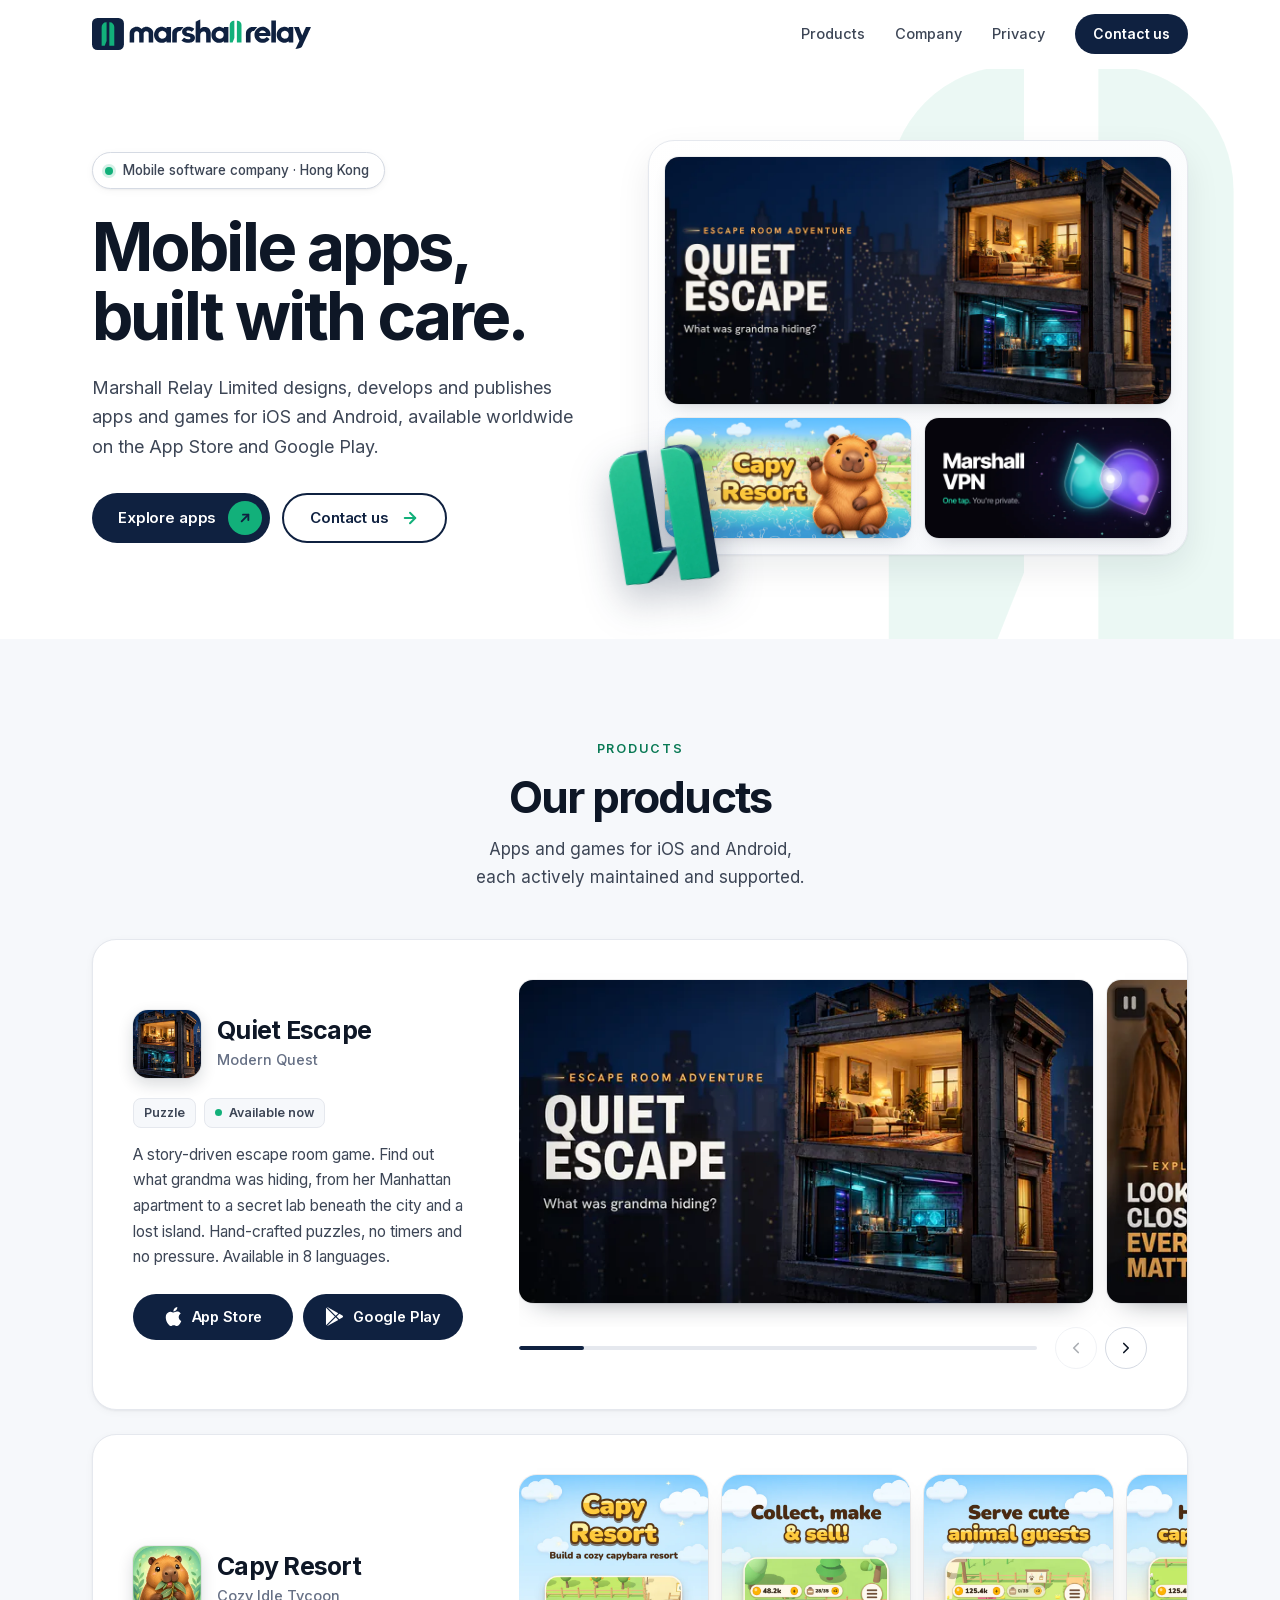
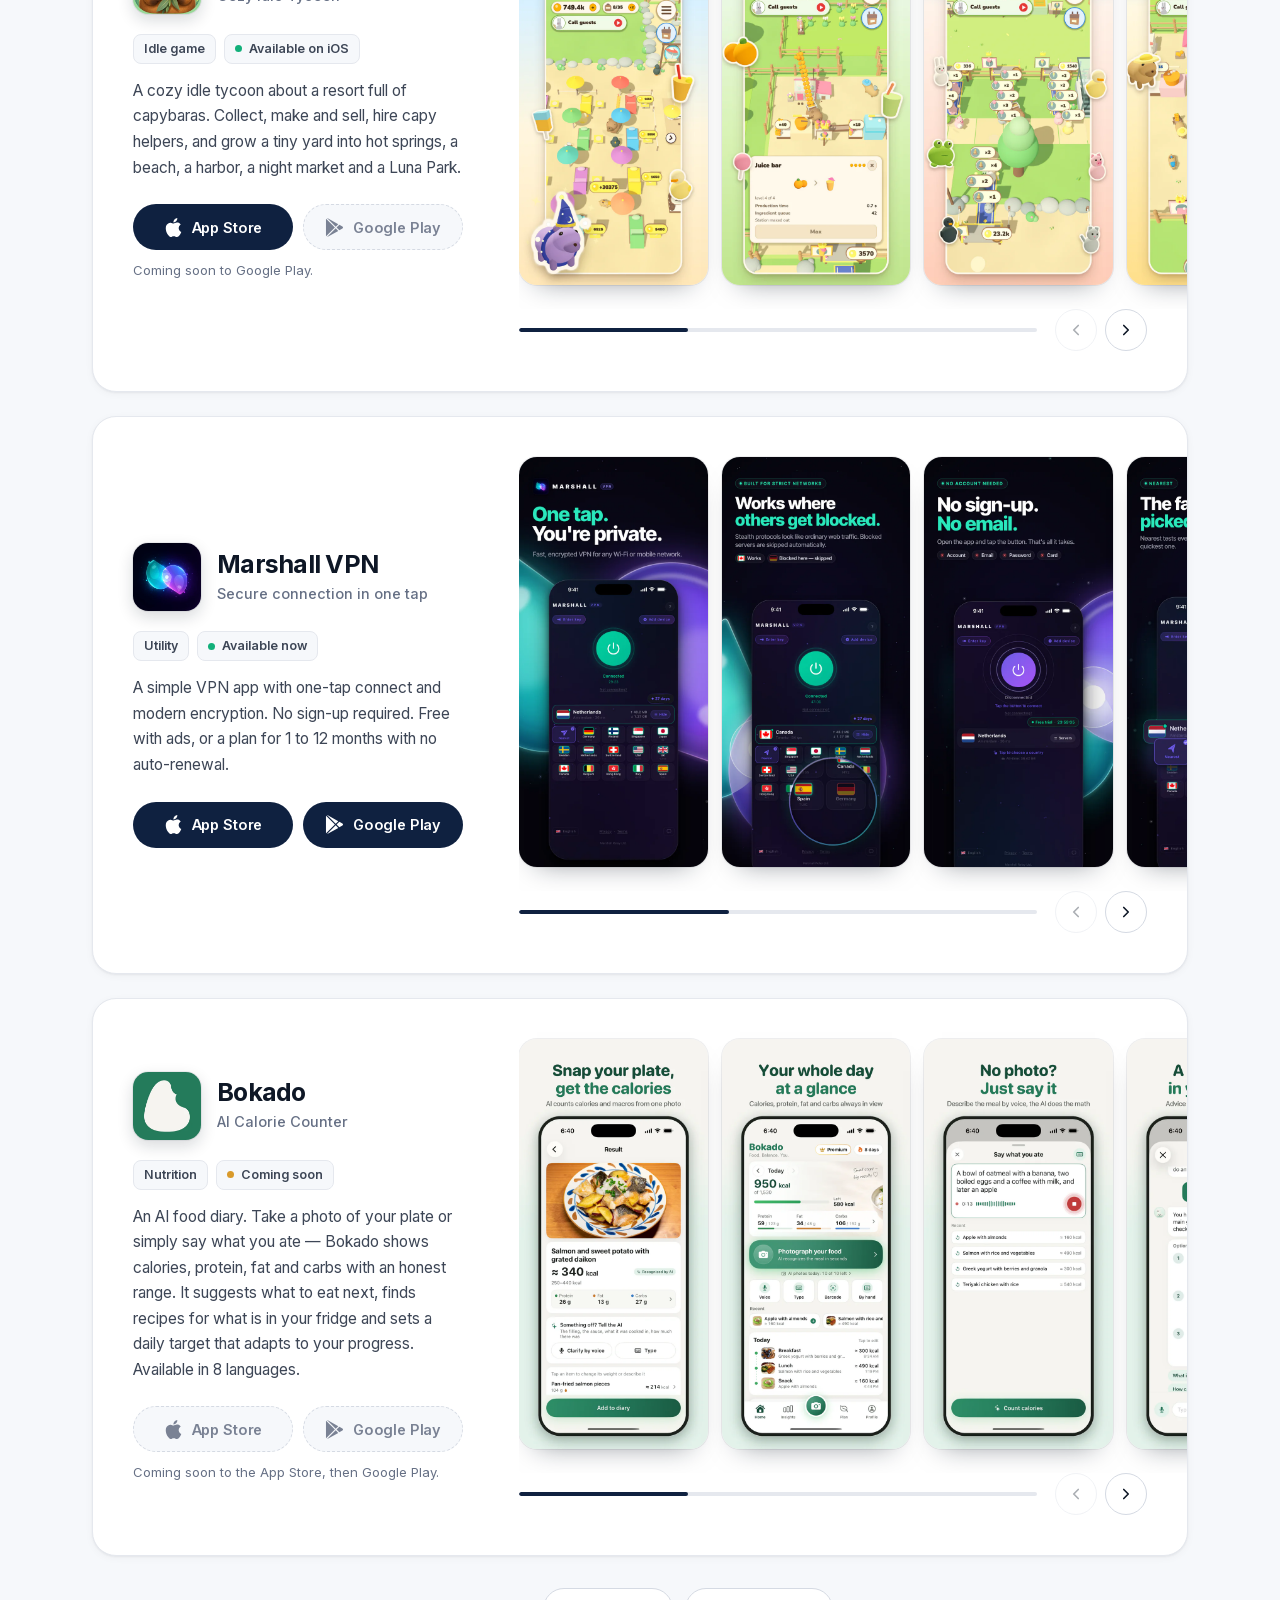
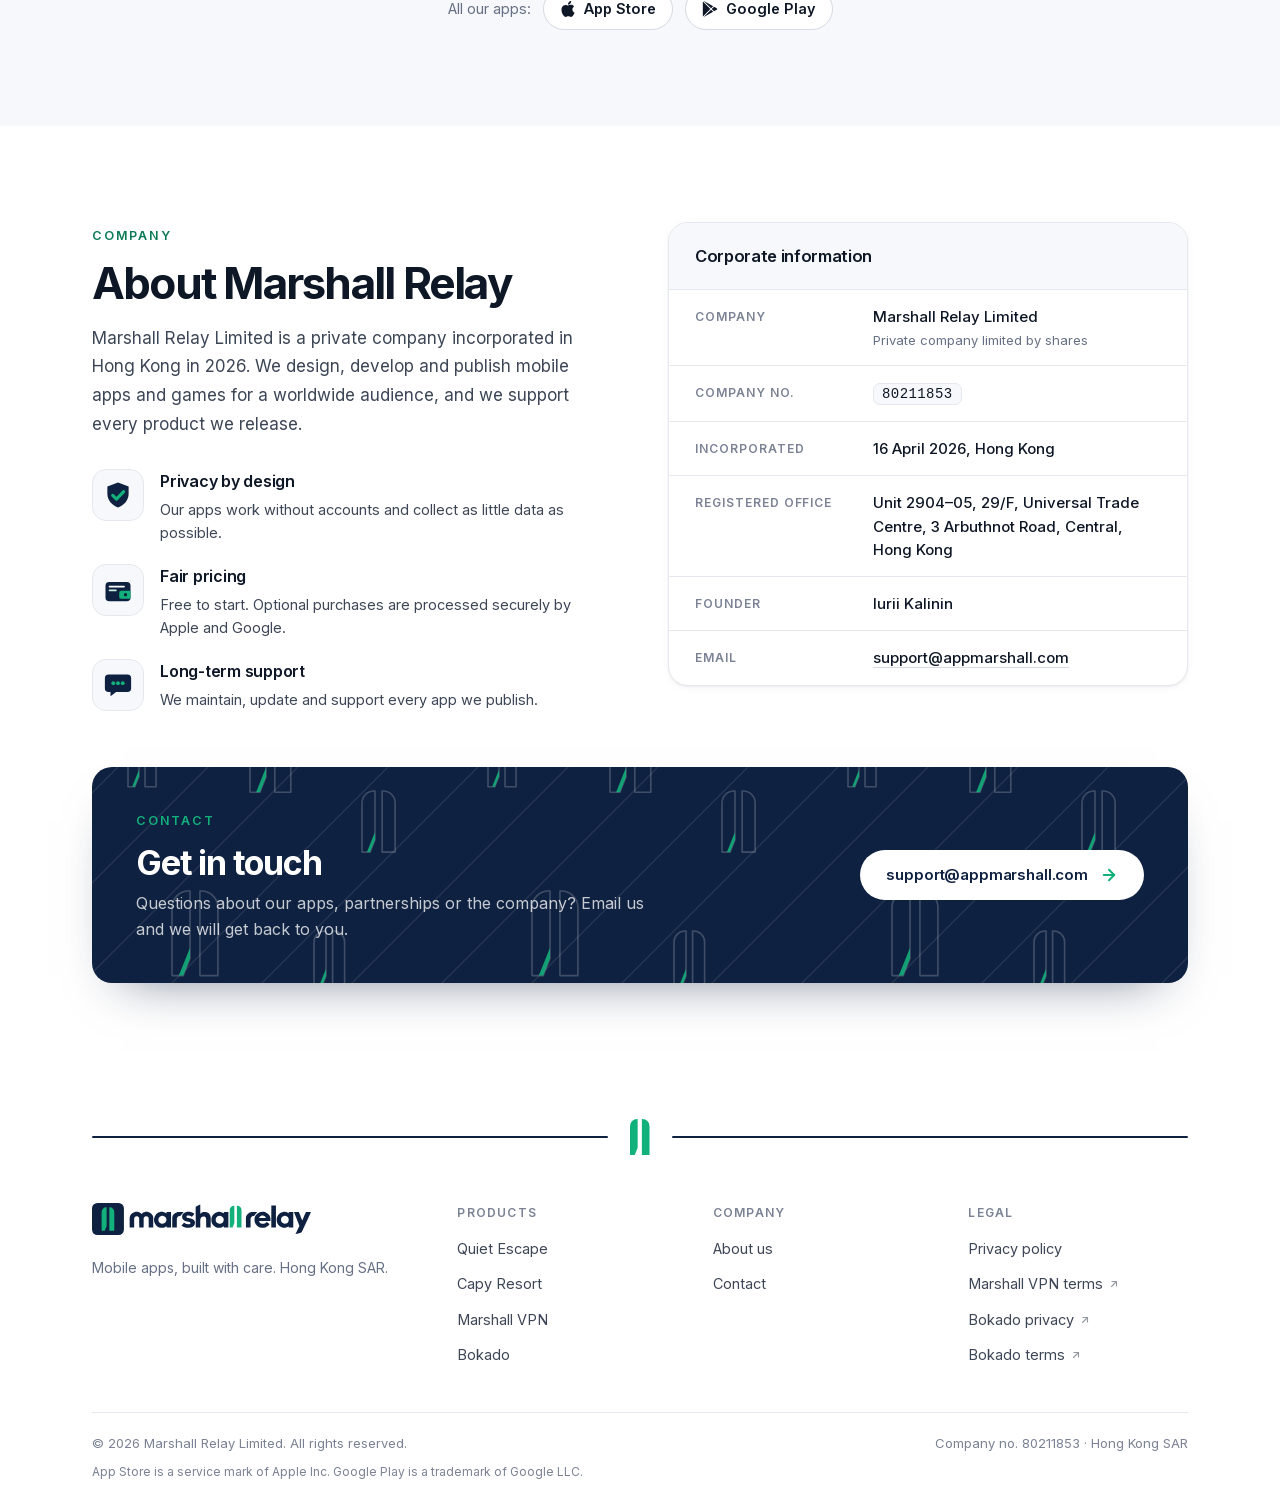
<file: index.html>
<!DOCTYPE html>
<html lang="en">
<head>
<meta charset="utf-8">
<meta name="viewport" content="width=device-width, initial-scale=1">
<title>Marshall Relay Limited — Mobile apps and games, Hong Kong</title>
<meta name="description" content="Marshall Relay Limited is a Hong Kong company that designs, develops and publishes apps and games for iOS and Android, including Quiet Escape, Capy Resort and Marshall VPN.">
<link rel="canonical" href="https://marshallbe.online/">
<meta name="theme-color" content="#FFFFFF">
<meta name="robots" content="index,follow">
<meta property="og:type" content="website">
<meta property="og:site_name" content="Marshall Relay">
<meta property="og:title" content="Marshall Relay — Mobile apps, built with care.">
<meta property="og:description" content="A Hong Kong company that designs, develops and publishes apps and games for iOS and Android.">
<meta property="og:url" content="https://marshallbe.online/">
<meta property="og:image" content="https://marshallbe.online/assets/og-image.jpg">
<meta property="og:image:width" content="1200">
<meta property="og:image:height" content="630">
<meta property="og:image:alt" content="Marshall Relay — Mobile apps, built with care.">
<meta name="twitter:card" content="summary_large_image">
<link rel="icon" href="assets/apple-touch-icon.png" type="image/png" sizes="180x180">
<link rel="icon" href="assets/favicon.svg" type="image/svg+xml">
<link rel="apple-touch-icon" href="assets/apple-touch-icon.png">
<link rel="preload" href="assets/fronts/inter-latin.woff2" as="font" type="font/woff2" crossorigin>
<link rel="stylesheet" href="assets/site.css">
<script>document.documentElement.classList.add('js');setTimeout(function(){if(!window.MR_READY)document.documentElement.classList.remove('js')},2500)</script>
<script type="application/ld+json">
{
  "@context": "https://schema.org",
  "@type": "Organization",
  "name": "Marshall Relay Limited",
  "alternateName": "Marshall Relay",
  "url": "https://marshallbe.online/",
  "logo": "https://marshallbe.online/assets/brand/mark-512.png",
  "slogan": "Mobile apps, built with care.",
  "description": "Hong Kong company that designs, develops and publishes mobile apps and games for iOS and Android.",
  "email": "support@appmarshall.com",
  "foundingDate": "2026-04-16",
  "founder": { "@type": "Person", "name": "Iurii Kalinin" },
  "address": {
    "@type": "PostalAddress",
    "streetAddress": "Unit 2904–05, 29/F, Universal Trade Centre, 3 Arbuthnot Road",
    "addressLocality": "Central",
    "addressRegion": "Hong Kong",
    "addressCountry": "HK"
  },
  "identifier": { "@type": "PropertyValue", "propertyID": "Hong Kong Companies Registry", "value": "80211853" },
  "sameAs": [
    "https://apps.apple.com/developer/marshall-relay-limited/id1891135384",
    "https://play.google.com/store/apps/developer?id=Marshall+Relay+Limited"
  ]
}
</script>
</head>
<body>
<a class="skip-link" href="#main">Skip to content</a>

<!-- NAV -->
<header class="nav" id="nav">
  <div class="wrap">
    <div class="nav-in">
      <a class="brand" href="#top" aria-label="Marshall Relay — home">
        <img class="brand-logo" src="assets/brand/logo.svg" width="1900" height="277" alt="">
      </a>
      <nav class="nav-links" aria-label="Main">
        <a href="#products">Products</a>
        <a href="#company">Company</a>
        <a href="privacy/">Privacy</a>
        <a class="btn btn-primary btn-sm" href="#contact">Contact us</a>
      </nav>
      <button class="menu-btn" id="menu-btn" type="button" aria-expanded="false" aria-controls="mobile-menu"><span class="bars" aria-hidden="true"></span>Menu</button>
    </div>
    <nav class="mobile-menu" id="mobile-menu" aria-label="Mobile">
      <a href="#products">Products</a>
      <a href="#company">Company</a>
      <a href="privacy/">Privacy policy</a>
      <a class="btn btn-primary" href="#contact">Contact us <svg class="btn-arrow" viewBox="0 0 24 24" fill="none" stroke="currentColor" stroke-width="2.6" stroke-linecap="round" stroke-linejoin="round" aria-hidden="true"><path d="M5 12h14"/><path d="m12 5 7 7-7 7"/></svg></a>
    </nav>
  </div>
</header>

<main id="main">

<!-- HERO -->
<section class="hero" id="top">
  <svg class="hero-mark" viewBox="-0.25 -0.25 3.05 5.2" aria-hidden="true" focusable="false"><path d="M0 4.7V0.92A0.92 0.92 0 0 1 0.92 0H1V3.75L0.62 4.7ZM1.55 0H1.63A0.92 0.92 0 0 1 2.55 0.92V4.7H1.55Z"/></svg>
  <div class="wrap">
    <div class="hero-grid">
      <div class="hero-copy">
        <span class="pill rv"><i aria-hidden="true"></i>Mobile software company · Hong Kong</span>
        <h1 class="rv d1">Mobile apps, built with care.</h1>
        <p class="hero-lead rv d2">Marshall Relay Limited designs, develops and publishes apps and games for iOS and Android, available worldwide on the App Store and Google Play.</p>
        <div class="hero-actions rv d2">
          <a class="btn btn-primary btn-badge" href="#products">Explore apps <span class="btn-dot" aria-hidden="true"><svg viewBox="0 0 24 24" fill="none" stroke="currentColor" stroke-width="2.8" stroke-linecap="round" stroke-linejoin="round"><path d="M7 17 17 7"/><path d="M9 7h8v8"/></svg></span></a>
          <a class="btn btn-secondary" href="#contact">Contact us <svg class="btn-arrow" viewBox="0 0 24 24" fill="none" stroke="currentColor" stroke-width="2.6" stroke-linecap="round" stroke-linejoin="round" aria-hidden="true"><path d="M5 12h14"/><path d="m12 5 7 7-7 7"/></svg></a>
        </div>
        <div class="hero-apps" aria-hidden="true">
          <img src="assets/apps/quiet-escape/icon.webp" width="256" height="256" alt="">
          <img src="assets/apps/capy-resort/icon.webp" width="256" height="256" alt="">
          <img src="assets/apps/marshall-vpn/icon.webp" width="256" height="256" alt="">
          <img src="assets/apps/bokado/icon.webp" width="256" height="256" alt="">
        </div>
      </div>
      <div class="collage rv d1" aria-hidden="true">
        <div class="shot shot--main"><img src="assets/apps/quiet-escape/banner.webp" width="1024" height="500" alt="" fetchpriority="high"></div>
        <div class="shot"><img src="assets/apps/capy-resort/banner.webp" width="1024" height="500" alt=""></div>
        <div class="shot"><img src="assets/apps/marshall-vpn/banner-2026-10.webp" width="1024" height="500" alt=""></div>
        <img class="collage-mark" src="assets/brand/glyph-3d-360.webp" srcset="assets/brand/glyph-3d-360.webp 1x, assets/brand/glyph-3d-720.webp 2x" width="360" height="516" alt="" decoding="async">
      </div>
    </div>
  </div>
</section>

<!-- PRODUCTS -->
<section class="section section--soft" id="products">
  <div class="wrap">
    <div class="head rv">
      <span class="eyebrow">Products</span>
      <h2>Our products</h2>
      <p>Apps and games for iOS and Android, each actively maintained and supported.</p>
    </div>

    <div class="products">
      <article class="product rv" id="quiet-escape" aria-labelledby="t-qe">
        <div class="product-info">
          <div class="product-head">
            <img class="product-icon" src="assets/apps/quiet-escape/icon.webp" width="256" height="256" alt="" loading="lazy" decoding="async">
            <div>
              <h3 class="product-title" id="t-qe">Quiet Escape</h3>
              <p class="product-sub">Modern Quest</p>
            </div>
          </div>
          <div class="badges"><span class="badge">Puzzle</span><span class="badge badge--live">Available now</span></div>
          <p class="product-desc">A story-driven escape room game. Find out what grandma was hiding, from her Manhattan apartment to a secret lab beneath the city and a lost island. Hand-crafted puzzles, no timers and no pressure. Available in 8 languages.</p>
          <div class="product-actions">
            <a class="store" href="https://apps.apple.com/us/app/quiet-escape-modern-quest/id6772781638" target="_blank" rel="noopener" aria-label="Download Quiet Escape on the App Store">
              <svg viewBox="0 0 24 24" fill="currentColor" aria-hidden="true"><path d="M12.152 6.896c-.948 0-2.415-1.078-3.96-1.04-2.04.027-3.91 1.183-4.961 3.014-2.117 3.675-.546 9.103 1.519 12.09 1.013 1.454 2.208 3.09 3.792 3.039 1.52-.065 2.09-.987 3.935-.987 1.831 0 2.35.987 3.96.948 1.637-.026 2.676-1.48 3.676-2.948 1.156-1.688 1.636-3.325 1.662-3.415-.039-.013-3.182-1.221-3.22-4.857-.026-3.04 2.48-4.494 2.597-4.559-1.429-2.09-3.623-2.324-4.39-2.376-2-.156-3.675 1.09-4.61 1.09zM15.53 3.83c.843-1.012 1.4-2.427 1.245-3.83-1.207.052-2.662.805-3.532 1.818-.78.896-1.454 2.338-1.273 3.714 1.338.104 2.715-.688 3.559-1.701"/></svg>
              <span class="store-label">App Store</span>
            </a>
            <a class="store" href="https://play.google.com/store/apps/details?id=com.ygames.quietescape" target="_blank" rel="noopener" aria-label="Get Quiet Escape on Google Play">
              <svg viewBox="0 0 24 24" fill="currentColor" aria-hidden="true"><path d="M22.018 13.298l-3.919 2.218-3.515-3.493 3.543-3.521 3.891 2.202a1.49 1.49 0 0 1 0 2.594zM1.337.924a1.486 1.486 0 0 0-.112.568v21.017c0 .217.045.419.124.6l11.155-11.087L1.337.924zm12.207 10.065l3.258-3.238L3.45.195a1.466 1.466 0 0 0-.946-.179l11.04 10.973zm0 2.067l-11 10.933c.298.036.612-.016.906-.183l13.324-7.54-3.23-3.21z"/></svg>
              <span class="store-label">Google Play</span>
            </a>
          </div>
        </div>
        <div class="gallery gallery--wide" data-gallery>
          <div class="gallery-track" id="g-qe" tabindex="0" role="region" aria-label="Quiet Escape screenshots">
            <ul class="gallery-list" role="list">
              <li class="gallery-item"><img src="assets/apps/quiet-escape/01-640.webp" srcset="assets/apps/quiet-escape/01-640.webp 640w, assets/apps/quiet-escape/01-1280.webp 1280w" sizes="(max-width: 640px) 84vw, (max-width: 900px) 70vw, 560px" width="1280" height="720" alt="Quiet Escape, an escape room adventure: What was grandma hiding?" loading="lazy" decoding="async"></li>
              <li class="gallery-item"><img src="assets/apps/quiet-escape/02-640.webp" srcset="assets/apps/quiet-escape/02-640.webp 640w, assets/apps/quiet-escape/02-1280.webp 1280w" sizes="(max-width: 640px) 84vw, (max-width: 900px) 70vw, 560px" width="1280" height="720" alt="Explore: look closer, every detail matters." loading="lazy" decoding="async"></li>
              <li class="gallery-item"><img src="assets/apps/quiet-escape/03-640.webp" srcset="assets/apps/quiet-escape/03-640.webp 640w, assets/apps/quiet-escape/03-1280.webp 1280w" sizes="(max-width: 640px) 84vw, (max-width: 900px) 70vw, 560px" width="1280" height="720" alt="Puzzles: can you open every lock?" loading="lazy" decoding="async"></li>
              <li class="gallery-item"><img src="assets/apps/quiet-escape/04-640.webp" srcset="assets/apps/quiet-escape/04-640.webp 640w, assets/apps/quiet-escape/04-1280.webp 1280w" sizes="(max-width: 640px) 84vw, (max-width: 900px) 70vw, 560px" width="1280" height="720" alt="Underground: a secret lab beneath the city." loading="lazy" decoding="async"></li>
              <li class="gallery-item"><img src="assets/apps/quiet-escape/05-640.webp" srcset="assets/apps/quiet-escape/05-640.webp 640w, assets/apps/quiet-escape/05-1280.webp 1280w" sizes="(max-width: 640px) 84vw, (max-width: 900px) 70vw, 560px" width="1280" height="720" alt="Landfall: stranded on a lost island." loading="lazy" decoding="async"></li>
              <li class="gallery-item"><img src="assets/apps/quiet-escape/06-640.webp" srcset="assets/apps/quiet-escape/06-640.webp 640w, assets/apps/quiet-escape/06-1280.webp 1280w" sizes="(max-width: 640px) 84vw, (max-width: 900px) 70vw, 560px" width="1280" height="720" alt="Mini-games: no two puzzles alike." loading="lazy" decoding="async"></li>
              <li class="gallery-item"><img src="assets/apps/quiet-escape/07-640.webp" srcset="assets/apps/quiet-escape/07-640.webp 640w, assets/apps/quiet-escape/07-1280.webp 1280w" sizes="(max-width: 640px) 84vw, (max-width: 900px) 70vw, 560px" width="1280" height="720" alt="Hints: stuck? Take a hint." loading="lazy" decoding="async"></li>
              <li class="gallery-item"><img src="assets/apps/quiet-escape/08-640.webp" srcset="assets/apps/quiet-escape/08-640.webp 640w, assets/apps/quiet-escape/08-1280.webp 1280w" sizes="(max-width: 640px) 84vw, (max-width: 900px) 70vw, 560px" width="1280" height="720" alt="Between chapters: escape by air and land somewhere new." loading="lazy" decoding="async"></li>
              <li class="gallery-item"><img src="assets/apps/quiet-escape/09-640.webp" srcset="assets/apps/quiet-escape/09-640.webp 640w, assets/apps/quiet-escape/09-1280.webp 1280w" sizes="(max-width: 640px) 84vw, (max-width: 900px) 70vw, 560px" width="1280" height="720" alt="The story so far: from grandma's apartment to a lost island." loading="lazy" decoding="async"></li>
            </ul>
          </div>
          <div class="gallery-ui">
            <div class="gallery-bar" aria-hidden="true"><span class="gallery-thumb"></span></div>
            <button class="gallery-btn" type="button" data-dir="-1" aria-controls="g-qe" aria-label="Previous screenshots"><svg viewBox="0 0 24 24" fill="none" stroke="currentColor" stroke-width="2.2" stroke-linecap="round" stroke-linejoin="round" aria-hidden="true"><path d="m15 18-6-6 6-6"/></svg></button>
            <button class="gallery-btn" type="button" data-dir="1" aria-controls="g-qe" aria-label="Next screenshots"><svg viewBox="0 0 24 24" fill="none" stroke="currentColor" stroke-width="2.2" stroke-linecap="round" stroke-linejoin="round" aria-hidden="true"><path d="m9 18 6-6-6-6"/></svg></button>
          </div>
        </div>
      </article>

      <article class="product rv" id="capy-resort" aria-labelledby="t-capy">
        <div class="product-info">
          <div class="product-head">
            <img class="product-icon" src="assets/apps/capy-resort/icon.webp" width="256" height="256" alt="" loading="lazy" decoding="async">
            <div>
              <h3 class="product-title" id="t-capy">Capy Resort</h3>
              <p class="product-sub">Cozy Idle Tycoon</p>
            </div>
          </div>
          <div class="badges"><span class="badge">Idle game</span><span class="badge badge--live">Available on iOS</span></div>
          <p class="product-desc">A cozy idle tycoon about a resort full of capybaras. Collect, make and sell, hire capy helpers, and grow a tiny yard into hot springs, a beach, a harbor, a night market and a Luna Park.</p>
          <div class="product-actions">
            <a class="store" href="https://apps.apple.com/us/app/capy-resort-cozy-idle-tycoon/id6794341226" target="_blank" rel="noopener" aria-label="Download Capy Resort on the App Store">
              <svg viewBox="0 0 24 24" fill="currentColor" aria-hidden="true"><path d="M12.152 6.896c-.948 0-2.415-1.078-3.96-1.04-2.04.027-3.91 1.183-4.961 3.014-2.117 3.675-.546 9.103 1.519 12.09 1.013 1.454 2.208 3.09 3.792 3.039 1.52-.065 2.09-.987 3.935-.987 1.831 0 2.35.987 3.96.948 1.637-.026 2.676-1.48 3.676-2.948 1.156-1.688 1.636-3.325 1.662-3.415-.039-.013-3.182-1.221-3.22-4.857-.026-3.04 2.48-4.494 2.597-4.559-1.429-2.09-3.623-2.324-4.39-2.376-2-.156-3.675 1.09-4.61 1.09zM15.53 3.83c.843-1.012 1.4-2.427 1.245-3.83-1.207.052-2.662.805-3.532 1.818-.78.896-1.454 2.338-1.273 3.714 1.338.104 2.715-.688 3.559-1.701"/></svg>
              <span class="store-label">App Store</span>
            </a>
            <span class="store store--soon" aria-label="Coming soon to Google Play">
              <svg viewBox="0 0 24 24" fill="currentColor" aria-hidden="true"><path d="M22.018 13.298l-3.919 2.218-3.515-3.493 3.543-3.521 3.891 2.202a1.49 1.49 0 0 1 0 2.594zM1.337.924a1.486 1.486 0 0 0-.112.568v21.017c0 .217.045.419.124.6l11.155-11.087L1.337.924zm12.207 10.065l3.258-3.238L3.45.195a1.466 1.466 0 0 0-.946-.179l11.04 10.973zm0 2.067l-11 10.933c.298.036.612-.016.906-.183l13.324-7.54-3.23-3.21z"/></svg>
              <span class="store-label">Google Play</span>
            </span>
          </div>
          <p class="product-note">Coming soon to Google Play.</p>
        </div>
        <div class="gallery gallery--tall" style="--ar:1320/2868" data-gallery>
          <div class="gallery-track" id="g-capy" tabindex="0" role="region" aria-label="Capy Resort screenshots">
            <ul class="gallery-list" role="list">
              <li class="gallery-item"><img src="assets/apps/capy-resort/01-600.webp" width="600" height="1304" alt="Capy Resort: build a cozy capybara resort." loading="lazy" decoding="async"></li>
              <li class="gallery-item"><img src="assets/apps/capy-resort/02-600.webp" width="600" height="1304" alt="Collect, make and sell." loading="lazy" decoding="async"></li>
              <li class="gallery-item"><img src="assets/apps/capy-resort/03-600.webp" width="600" height="1304" alt="Serve cute animal guests." loading="lazy" decoding="async"></li>
              <li class="gallery-item"><img src="assets/apps/capy-resort/04-600.webp" width="600" height="1304" alt="Hire cute capy helpers." loading="lazy" decoding="async"></li>
              <li class="gallery-item"><img src="assets/apps/capy-resort/05-600.webp" width="600" height="1304" alt="Hot springs and a water park." loading="lazy" decoding="async"></li>
              <li class="gallery-item"><img src="assets/apps/capy-resort/06-600.webp" width="600" height="1304" alt="Welcome the cruise ship." loading="lazy" decoding="async"></li>
              <li class="gallery-item"><img src="assets/apps/capy-resort/07-600.webp" width="600" height="1304" alt="A lantern-lit night market." loading="lazy" decoding="async"></li>
              <li class="gallery-item"><img src="assets/apps/capy-resort/08-600.webp" width="600" height="1304" alt="Fireworks over Luna Park." loading="lazy" decoding="async"></li>
              <li class="gallery-item"><img src="assets/apps/capy-resort/09-600.webp" width="600" height="1304" alt="Dress up your capybara." loading="lazy" decoding="async"></li>
              <li class="gallery-item"><img src="assets/apps/capy-resort/10-600.webp" width="600" height="1304" alt="Build the golden statue." loading="lazy" decoding="async"></li>
            </ul>
          </div>
          <div class="gallery-ui">
            <div class="gallery-bar" aria-hidden="true"><span class="gallery-thumb"></span></div>
            <button class="gallery-btn" type="button" data-dir="-1" aria-controls="g-capy" aria-label="Previous screenshots"><svg viewBox="0 0 24 24" fill="none" stroke="currentColor" stroke-width="2.2" stroke-linecap="round" stroke-linejoin="round" aria-hidden="true"><path d="m15 18-6-6 6-6"/></svg></button>
            <button class="gallery-btn" type="button" data-dir="1" aria-controls="g-capy" aria-label="Next screenshots"><svg viewBox="0 0 24 24" fill="none" stroke="currentColor" stroke-width="2.2" stroke-linecap="round" stroke-linejoin="round" aria-hidden="true"><path d="m9 18 6-6-6-6"/></svg></button>
          </div>
        </div>
      </article>

      <article class="product rv" id="marshall-vpn" aria-labelledby="t-vpn">
        <div class="product-info">
          <div class="product-head">
            <img class="product-icon" src="assets/apps/marshall-vpn/icon.webp" width="256" height="256" alt="" loading="lazy" decoding="async">
            <div>
              <h3 class="product-title" id="t-vpn">Marshall VPN</h3>
              <p class="product-sub">Secure connection in one tap</p>
            </div>
          </div>
          <div class="badges"><span class="badge">Utility</span><span class="badge badge--live">Available now</span></div>
          <p class="product-desc">A simple VPN app with one-tap connect and modern encryption. No sign-up required. Free with ads, or a plan for 1 to 12 months with no auto-renewal.</p>
          <div class="product-actions">
            <a class="store" href="https://apps.apple.com/us/app/marshall-vpn/id6761729239" target="_blank" rel="noopener" aria-label="Download Marshall VPN on the App Store">
              <svg viewBox="0 0 24 24" fill="currentColor" aria-hidden="true"><path d="M12.152 6.896c-.948 0-2.415-1.078-3.96-1.04-2.04.027-3.91 1.183-4.961 3.014-2.117 3.675-.546 9.103 1.519 12.09 1.013 1.454 2.208 3.09 3.792 3.039 1.52-.065 2.09-.987 3.935-.987 1.831 0 2.35.987 3.96.948 1.637-.026 2.676-1.48 3.676-2.948 1.156-1.688 1.636-3.325 1.662-3.415-.039-.013-3.182-1.221-3.22-4.857-.026-3.04 2.48-4.494 2.597-4.559-1.429-2.09-3.623-2.324-4.39-2.376-2-.156-3.675 1.09-4.61 1.09zM15.53 3.83c.843-1.012 1.4-2.427 1.245-3.83-1.207.052-2.662.805-3.532 1.818-.78.896-1.454 2.338-1.273 3.714 1.338.104 2.715-.688 3.559-1.701"/></svg>
              <span class="store-label">App Store</span>
            </a>
            <a class="store" href="https://play.google.com/store/apps/details?id=com.marshallvpn.app" target="_blank" rel="noopener" aria-label="Get Marshall VPN on Google Play">
              <svg viewBox="0 0 24 24" fill="currentColor" aria-hidden="true"><path d="M22.018 13.298l-3.919 2.218-3.515-3.493 3.543-3.521 3.891 2.202a1.49 1.49 0 0 1 0 2.594zM1.337.924a1.486 1.486 0 0 0-.112.568v21.017c0 .217.045.419.124.6l11.155-11.087L1.337.924zm12.207 10.065l3.258-3.238L3.45.195a1.466 1.466 0 0 0-.946-.179l11.04 10.973zm0 2.067l-11 10.933c.298.036.612-.016.906-.183l13.324-7.54-3.23-3.21z"/></svg>
              <span class="store-label">Google Play</span>
            </a>
          </div>
        </div>
        <div class="gallery gallery--tall" style="--ar:1320/2868" data-gallery>
          <div class="gallery-track" id="g-vpn" tabindex="0" role="region" aria-label="Marshall VPN screenshots">
            <ul class="gallery-list" role="list">
              <li class="gallery-item"><img src="assets/apps/marshall-vpn/01-one-tap.webp" width="600" height="1304" alt="One tap. You're private: a fast, encrypted VPN for any Wi-Fi or mobile network." loading="lazy" decoding="async"></li>
              <li class="gallery-item"><img src="assets/apps/marshall-vpn/02-strict-networks.webp" width="600" height="1304" alt="Works where others get blocked: blocked servers are skipped automatically." loading="lazy" decoding="async"></li>
              <li class="gallery-item"><img src="assets/apps/marshall-vpn/03-no-sign-up.webp" width="600" height="1304" alt="No sign-up, no email: open the app and tap the button." loading="lazy" decoding="async"></li>
              <li class="gallery-item"><img src="assets/apps/marshall-vpn/04-nearest.webp" width="600" height="1304" alt="The fastest server, picked for you." loading="lazy" decoding="async"></li>
              <li class="gallery-item"><img src="assets/apps/marshall-vpn/05-unlimited-data.webp" width="600" height="1304" alt="Stream all you want: no data limits." loading="lazy" decoding="async"></li>
              <li class="gallery-item"><img src="assets/apps/marshall-vpn/06-live-activity.webp" width="600" height="1304" alt="Always in sight: country and connection time in the Dynamic Island and on the Lock Screen." loading="lazy" decoding="async"></li>
              <li class="gallery-item"><img src="assets/apps/marshall-vpn/07-devices.webp" width="600" height="1304" alt="One plan for the whole family: up to 5 devices." loading="lazy" decoding="async"></li>
              <li class="gallery-item"><img src="assets/apps/marshall-vpn/08-no-auto-renewal.webp" width="600" height="1304" alt="No auto-renewal: buy the time you need and extend only when you decide." loading="lazy" decoding="async"></li>
            </ul>
          </div>
          <div class="gallery-ui">
            <div class="gallery-bar" aria-hidden="true"><span class="gallery-thumb"></span></div>
            <button class="gallery-btn" type="button" data-dir="-1" aria-controls="g-vpn" aria-label="Previous screenshots"><svg viewBox="0 0 24 24" fill="none" stroke="currentColor" stroke-width="2.2" stroke-linecap="round" stroke-linejoin="round" aria-hidden="true"><path d="m15 18-6-6 6-6"/></svg></button>
            <button class="gallery-btn" type="button" data-dir="1" aria-controls="g-vpn" aria-label="Next screenshots"><svg viewBox="0 0 24 24" fill="none" stroke="currentColor" stroke-width="2.2" stroke-linecap="round" stroke-linejoin="round" aria-hidden="true"><path d="m9 18 6-6-6-6"/></svg></button>
          </div>
        </div>
      </article>

      <article class="product rv" id="bokado" aria-labelledby="t-bokado">
        <div class="product-info">
          <div class="product-head">
            <img class="product-icon" src="assets/apps/bokado/icon.webp" width="256" height="256" alt="" loading="lazy" decoding="async">
            <div>
              <h3 class="product-title" id="t-bokado">Bokado</h3>
              <p class="product-sub">AI Calorie Counter</p>
            </div>
          </div>
          <div class="badges"><span class="badge">Nutrition</span><span class="badge badge--soon">Coming soon</span></div>
          <p class="product-desc">An AI food diary. Take a photo of your plate or simply say what you ate — Bokado shows calories, protein, fat and carbs with an honest range. It suggests what to eat next, finds recipes for what is in your fridge and sets a daily target that adapts to your progress. Available in 8 languages.</p>
          <div class="product-actions">
            <span class="store store--soon" aria-label="Coming soon to the App Store">
              <svg viewBox="0 0 24 24" fill="currentColor" aria-hidden="true"><path d="M12.152 6.896c-.948 0-2.415-1.078-3.96-1.04-2.04.027-3.91 1.183-4.961 3.014-2.117 3.675-.546 9.103 1.519 12.09 1.013 1.454 2.208 3.09 3.792 3.039 1.52-.065 2.09-.987 3.935-.987 1.831 0 2.35.987 3.96.948 1.637-.026 2.676-1.48 3.676-2.948 1.156-1.688 1.636-3.325 1.662-3.415-.039-.013-3.182-1.221-3.22-4.857-.026-3.04 2.48-4.494 2.597-4.559-1.429-2.09-3.623-2.324-4.39-2.376-2-.156-3.675 1.09-4.61 1.09zM15.53 3.83c.843-1.012 1.4-2.427 1.245-3.83-1.207.052-2.662.805-3.532 1.818-.78.896-1.454 2.338-1.273 3.714 1.338.104 2.715-.688 3.559-1.701"/></svg>
              <span class="store-label">App Store</span>
            </span>
            <span class="store store--soon" aria-label="Coming soon to Google Play">
              <svg viewBox="0 0 24 24" fill="currentColor" aria-hidden="true"><path d="M22.018 13.298l-3.919 2.218-3.515-3.493 3.543-3.521 3.891 2.202a1.49 1.49 0 0 1 0 2.594zM1.337.924a1.486 1.486 0 0 0-.112.568v21.017c0 .217.045.419.124.6l11.155-11.087L1.337.924zm12.207 10.065l3.258-3.238L3.45.195a1.466 1.466 0 0 0-.946-.179l11.04 10.973zm0 2.067l-11 10.933c.298.036.612-.016.906-.183l13.324-7.54-3.23-3.21z"/></svg>
              <span class="store-label">Google Play</span>
            </span>
          </div>
          <p class="product-note">Coming soon to the App Store, then Google Play.</p>
        </div>
        <div class="gallery gallery--tall" style="--ar:1320/2868" data-gallery>
          <div class="gallery-track" id="g-bokado" tabindex="0" role="region" aria-label="Bokado screenshots">
            <ul class="gallery-list" role="list">
              <li class="gallery-item"><img src="assets/apps/bokado/01-photo.webp" width="600" height="1304" alt="Snap your plate, get the calories: AI counts calories and macros from one photo." loading="lazy" decoding="async"></li>
              <li class="gallery-item"><img src="assets/apps/bokado/02-today.webp" width="600" height="1304" alt="Your whole day at a glance: calories, protein, fat and carbs always in view." loading="lazy" decoding="async"></li>
              <li class="gallery-item"><img src="assets/apps/bokado/03-voice.webp" width="600" height="1304" alt="No photo? Just say it: describe the meal by voice and the AI does the math." loading="lazy" decoding="async"></li>
              <li class="gallery-item"><img src="assets/apps/bokado/04-nutritionist.webp" width="600" height="1304" alt="A nutritionist in your pocket: advice that fits what is left of your day." loading="lazy" decoding="async"></li>
              <li class="gallery-item"><img src="assets/apps/bokado/05-what-to-eat-next.webp" width="600" height="1304" alt="Know what to eat next: dishes that fit your remaining calories." loading="lazy" decoding="async"></li>
              <li class="gallery-item"><img src="assets/apps/bokado/06-what-to-cook.webp" width="600" height="1304" alt="Cook from what's in your fridge: name your groceries and get recipes for your goal." loading="lazy" decoding="async"></li>
              <li class="gallery-item"><img src="assets/apps/bokado/07-recipe.webp" width="600" height="1304" alt="Recipes with calories counted: every serving with its calories and macros." loading="lazy" decoding="async"></li>
              <li class="gallery-item"><img src="assets/apps/bokado/08-plan.webp" width="600" height="1304" alt="See when you'll reach your goal: a realistic pace and a forecast date." loading="lazy" decoding="async"></li>
              <li class="gallery-item"><img src="assets/apps/bokado/09-insights.webp" width="600" height="1304" alt="Your week in numbers: calories, macros and streaks at a glance." loading="lazy" decoding="async"></li>
              <li class="gallery-item"><img src="assets/apps/bokado/10-progress.webp" width="600" height="1304" alt="Water, workouts and weight: all your progress in one place." loading="lazy" decoding="async"></li>
            </ul>
          </div>
          <div class="gallery-ui">
            <div class="gallery-bar" aria-hidden="true"><span class="gallery-thumb"></span></div>
            <button class="gallery-btn" type="button" data-dir="-1" aria-controls="g-bokado" aria-label="Previous screenshots"><svg viewBox="0 0 24 24" fill="none" stroke="currentColor" stroke-width="2.2" stroke-linecap="round" stroke-linejoin="round" aria-hidden="true"><path d="m15 18-6-6 6-6"/></svg></button>
            <button class="gallery-btn" type="button" data-dir="1" aria-controls="g-bokado" aria-label="Next screenshots"><svg viewBox="0 0 24 24" fill="none" stroke="currentColor" stroke-width="2.2" stroke-linecap="round" stroke-linejoin="round" aria-hidden="true"><path d="m9 18 6-6-6-6"/></svg></button>
          </div>
        </div>
      </article>
    </div>

    <div class="all-apps rv">
      <span>All our apps:</span>
      <a href="https://apps.apple.com/developer/marshall-relay-limited/id1891135384" target="_blank" rel="noopener"><svg viewBox="0 0 24 24" fill="currentColor" aria-hidden="true"><path d="M12.152 6.896c-.948 0-2.415-1.078-3.96-1.04-2.04.027-3.91 1.183-4.961 3.014-2.117 3.675-.546 9.103 1.519 12.09 1.013 1.454 2.208 3.09 3.792 3.039 1.52-.065 2.09-.987 3.935-.987 1.831 0 2.35.987 3.96.948 1.637-.026 2.676-1.48 3.676-2.948 1.156-1.688 1.636-3.325 1.662-3.415-.039-.013-3.182-1.221-3.22-4.857-.026-3.04 2.48-4.494 2.597-4.559-1.429-2.09-3.623-2.324-4.39-2.376-2-.156-3.675 1.09-4.61 1.09zM15.53 3.83c.843-1.012 1.4-2.427 1.245-3.83-1.207.052-2.662.805-3.532 1.818-.78.896-1.454 2.338-1.273 3.714 1.338.104 2.715-.688 3.559-1.701"/></svg>App Store</a>
      <a href="https://play.google.com/store/apps/developer?id=Marshall+Relay+Limited" target="_blank" rel="noopener"><svg viewBox="0 0 24 24" fill="currentColor" aria-hidden="true"><path d="M22.018 13.298l-3.919 2.218-3.515-3.493 3.543-3.521 3.891 2.202a1.49 1.49 0 0 1 0 2.594zM1.337.924a1.486 1.486 0 0 0-.112.568v21.017c0 .217.045.419.124.6l11.155-11.087L1.337.924zm12.207 10.065l3.258-3.238L3.45.195a1.466 1.466 0 0 0-.946-.179l11.04 10.973zm0 2.067l-11 10.933c.298.036.612-.016.906-.183l13.324-7.54-3.23-3.21z"/></svg>Google Play</a>
    </div>
  </div>
</section>

<!-- COMPANY + CONTACT -->
<section class="section" id="company">
  <div class="wrap">
    <div class="company">
      <div class="split-head rv">
        <span class="eyebrow">Company</span>
        <h2>About Marshall Relay</h2>
        <p>Marshall Relay Limited is a private company incorporated in Hong Kong in 2026. We design, develop and publish mobile apps and games for a worldwide audience, and we support every product we release.</p>
        <ul class="points">
          <li class="point">
            <span class="point-icon"><svg viewBox="0 0 48 48" aria-hidden="true"><path fill="#0F2140" d="M24 4 7 10.5V22c0 10.2 7.1 18.4 17 22 9.9-3.6 17-11.8 17-22V10.5Z"/><path fill="none" stroke="#12B07A" stroke-width="5" stroke-linecap="round" stroke-linejoin="round" d="m15.5 24.5 6 6L33 18.5"/></svg></span>
            <div><span class="point-title">Privacy by design</span><span class="point-text">Our apps work without accounts and collect as little data as possible.</span></div>
          </li>
          <li class="point">
            <span class="point-icon"><svg viewBox="0 0 48 48" aria-hidden="true"><rect x="4" y="11" width="40" height="31" rx="6" fill="#0F2140"/><rect x="9" y="17" width="26" height="3" rx="1.5" fill="#fff"/><rect x="9" y="23" width="13" height="3" rx="1.5" fill="#C9F0E1"/><path fill="#12B07A" d="M29 25h13a2 2 0 0 1 2 2v9a2 2 0 0 1-2 2H29a3 3 0 0 1-3-3v-7a3 3 0 0 1 3-3z"/><circle cx="36" cy="31.5" r="2.7" fill="#0F2140"/></svg></span>
            <div><span class="point-title">Fair pricing</span><span class="point-text">Free to start. Optional purchases are processed securely by Apple and Google.</span></div>
          </li>
          <li class="point">
            <span class="point-icon"><svg viewBox="0 0 48 48" aria-hidden="true"><path fill="#0F2140" d="M9 7h30a6 6 0 0 1 6 6v16a6 6 0 0 1-6 6H21l-9 7v-7H9a6 6 0 0 1-6-6V13a6 6 0 0 1 6-6z"/><circle cx="16.5" cy="21" r="3.1" fill="#12B07A"/><circle cx="24" cy="21" r="3.1" fill="#12B07A"/><circle cx="31.5" cy="21" r="3.1" fill="#12B07A"/></svg></span>
            <div><span class="point-title">Long-term support</span><span class="point-text">We maintain, update and support every app we publish.</span></div>
          </li>
        </ul>
      </div>

      <div class="rv d1">
        <div class="registry">
          <div class="registry-head"><h3>Corporate information</h3></div>
          <dl>
            <div class="reg-row"><dt>Company</dt><dd>Marshall Relay Limited<small>Private company limited by shares</small></dd></div>
            <div class="reg-row"><dt>Company no.</dt><dd><span class="mono">80211853</span></dd></div>
            <div class="reg-row"><dt>Incorporated</dt><dd>16 April 2026, Hong Kong</dd></div>
            <div class="reg-row"><dt>Registered office</dt><dd>Unit 2904–05, 29/F, Universal Trade Centre, 3 Arbuthnot Road, Central, Hong Kong</dd></div>
            <div class="reg-row"><dt>Founder</dt><dd>Iurii Kalinin</dd></div>
            <div class="reg-row"><dt>Email</dt><dd><a href="mailto:support@appmarshall.com">support@appmarshall.com</a></dd></div>
          </dl>
        </div>
      </div>
    </div>

    <div class="contact rv" id="contact">
      <div>
        <span class="eyebrow">Contact</span>
        <h2>Get in touch</h2>
        <p>Questions about our apps, partnerships or the company? Email us and we will get back to you.</p>
      </div>
      <a class="btn btn-light" href="mailto:support@appmarshall.com">support@appmarshall.com <svg class="btn-arrow" viewBox="0 0 24 24" fill="none" stroke="currentColor" stroke-width="2.6" stroke-linecap="round" stroke-linejoin="round" aria-hidden="true"><path d="M5 12h14"/><path d="m12 5 7 7-7 7"/></svg></a>
    </div>
  </div>
</section>

</main>

<!-- FOOTER -->
<footer class="footer">
  <div class="wrap">
    <div class="divider" aria-hidden="true"><span></span><svg viewBox="0 0 2.55 4.7" focusable="false"><path d="M0 4.7V0.92A0.92 0.92 0 0 1 0.92 0H1V3.75L0.62 4.7ZM1.55 0H1.63A0.92 0.92 0 0 1 2.55 0.92V4.7H1.55Z"/></svg><span></span></div>
    <div class="footer-grid">
      <div class="footer-about">
        <a class="brand" href="#top" aria-label="Marshall Relay — back to top">
          <img class="brand-logo" src="assets/brand/logo.svg" width="1900" height="277" alt="">
        </a>
        <p>Mobile apps, built with care. Hong Kong SAR.</p>
      </div>
      <nav aria-label="Products">
        <h2>Products</h2>
        <ul>
          <li><a href="#quiet-escape">Quiet Escape</a></li>
          <li><a href="#capy-resort">Capy Resort</a></li>
          <li><a href="#marshall-vpn">Marshall VPN</a></li>
          <li><a href="#bokado">Bokado</a></li>
        </ul>
      </nav>
      <nav aria-label="Company">
        <h2>Company</h2>
        <ul>
          <li><a href="#company">About us</a></li>
          <li><a href="#contact">Contact</a></li>
        </ul>
      </nav>
      <nav aria-label="Legal">
        <h2>Legal</h2>
        <ul>
          <li><a href="privacy/">Privacy policy</a></li>
          <li><a href="https://appmarshall.com/terms/" target="_blank" rel="noopener">Marshall VPN terms<svg viewBox="0 0 24 24" fill="none" stroke="currentColor" stroke-width="2.2" stroke-linecap="round" stroke-linejoin="round" aria-hidden="true"><path d="M7 17 17 7"/><path d="M8 7h9v9"/></svg></a></li>
          <li><a href="https://nutri.marshallbe.online/legal/privacy" target="_blank" rel="noopener">Bokado privacy<svg viewBox="0 0 24 24" fill="none" stroke="currentColor" stroke-width="2.2" stroke-linecap="round" stroke-linejoin="round" aria-hidden="true"><path d="M7 17 17 7"/><path d="M8 7h9v9"/></svg></a></li>
          <li><a href="https://nutri.marshallbe.online/legal/terms" target="_blank" rel="noopener">Bokado terms<svg viewBox="0 0 24 24" fill="none" stroke="currentColor" stroke-width="2.2" stroke-linecap="round" stroke-linejoin="round" aria-hidden="true"><path d="M7 17 17 7"/><path d="M8 7h9v9"/></svg></a></li>
        </ul>
      </nav>
    </div>
    <div class="footer-bottom">
      <span>© <span data-year>2026</span> Marshall Relay Limited. All rights reserved.</span>
      <span>Company no. 80211853 · Hong Kong SAR</span>
    </div>
    <p class="footer-legal">App Store is a service mark of Apple Inc. Google Play is a trademark of Google LLC.</p>
  </div>
</footer>

<script src="assets/site.js" defer></script>
</body>
</html>
</file>
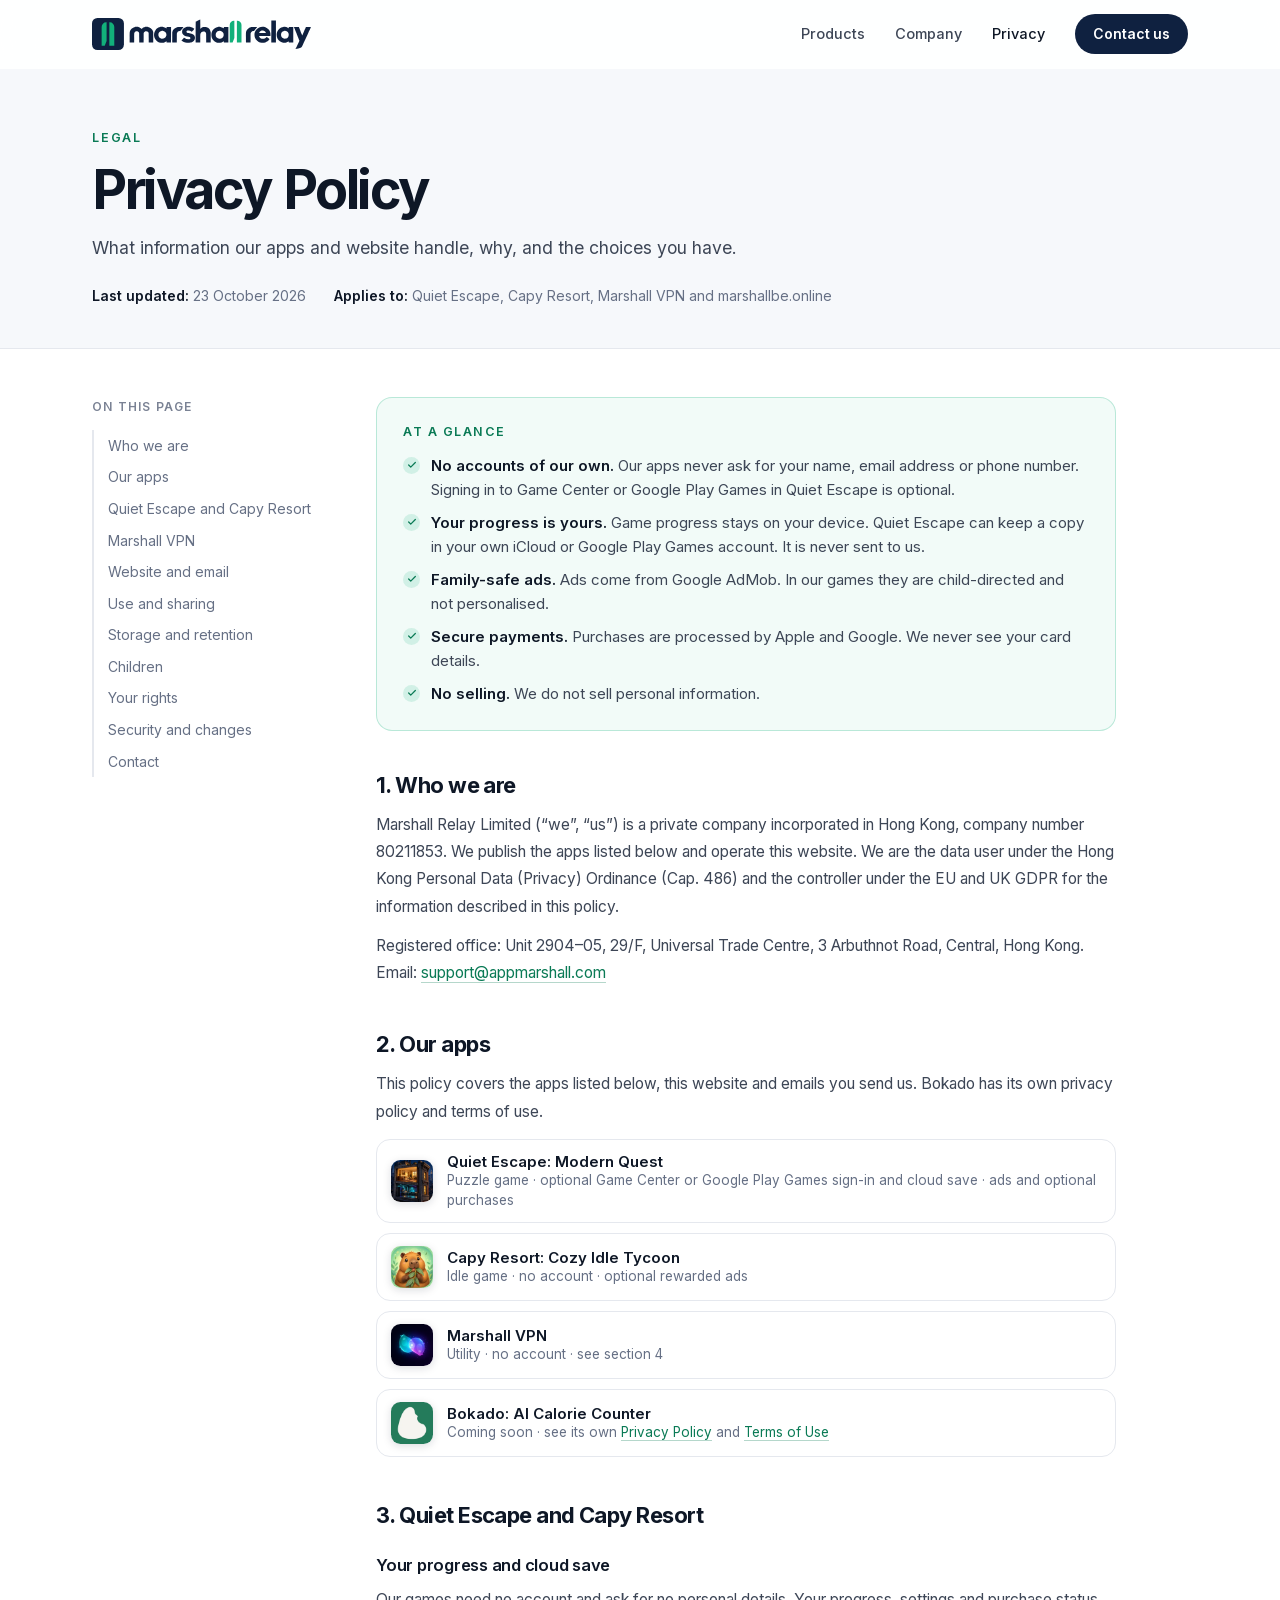
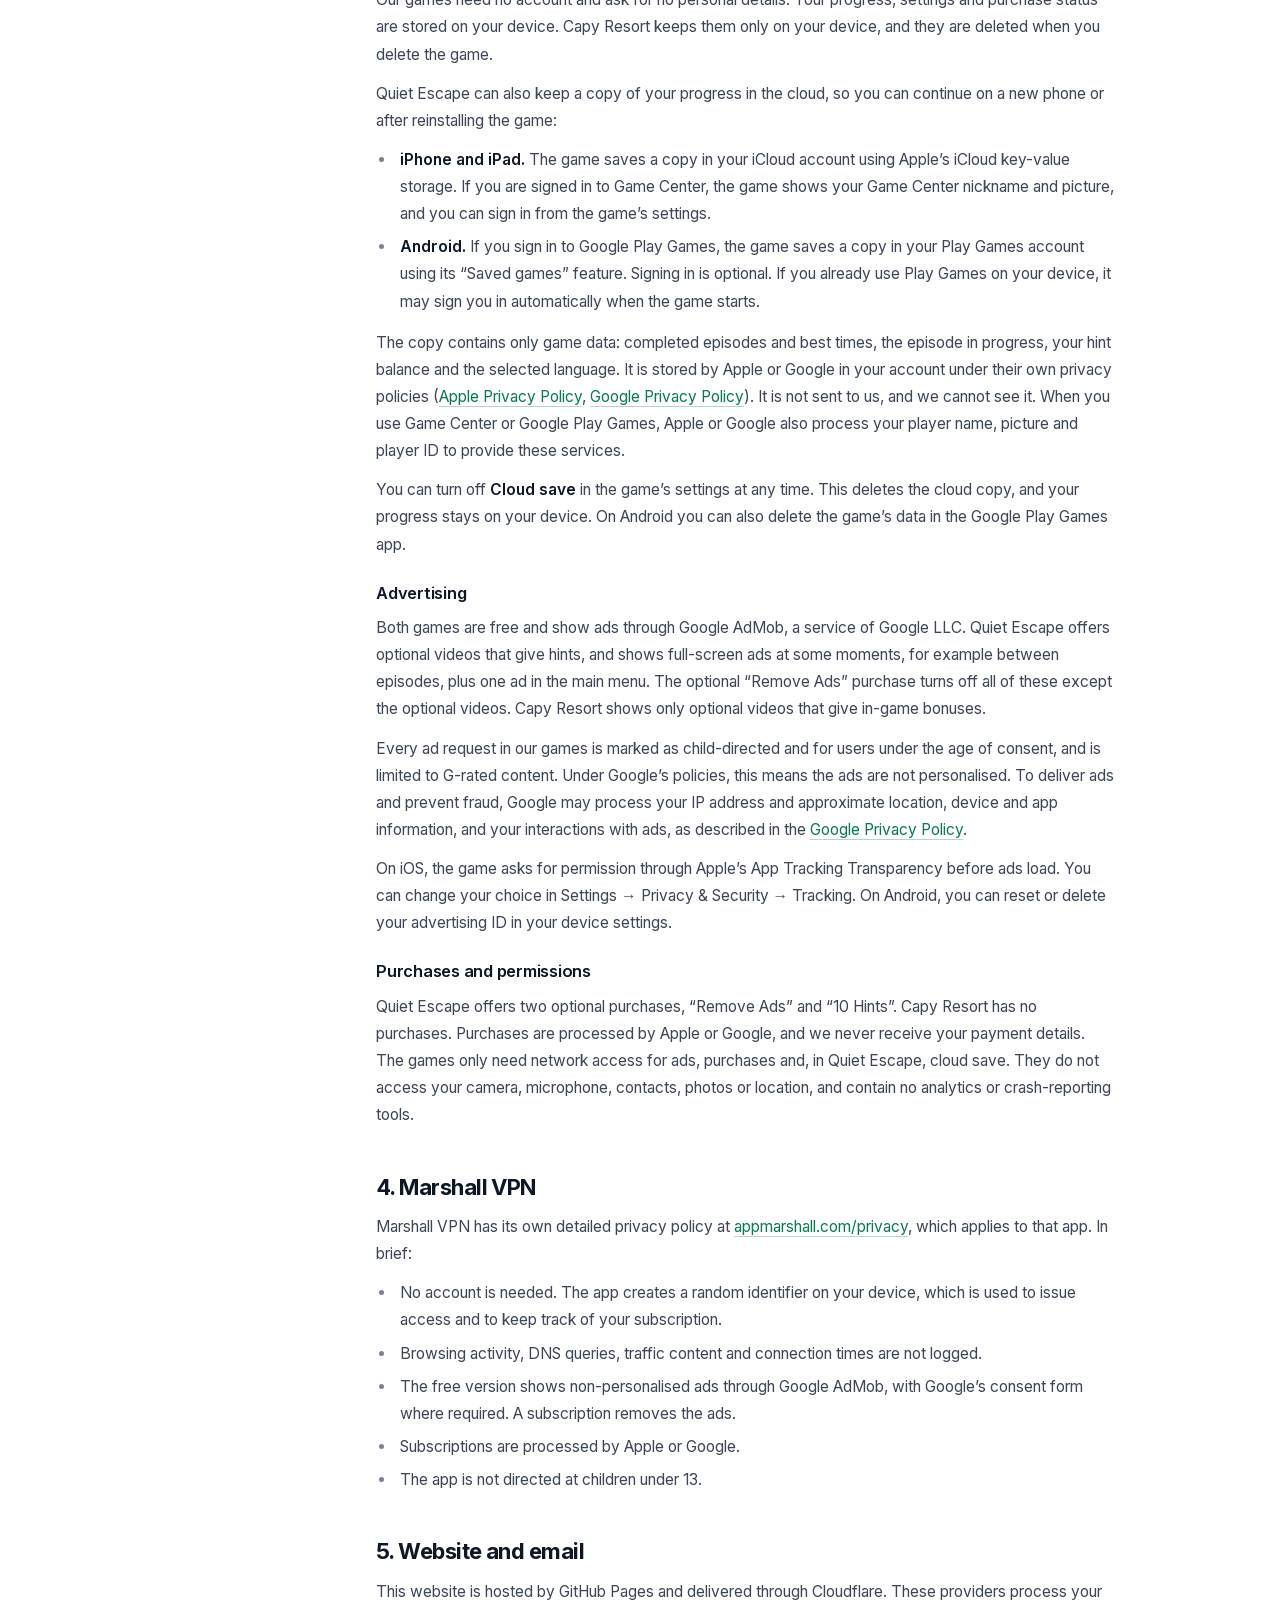
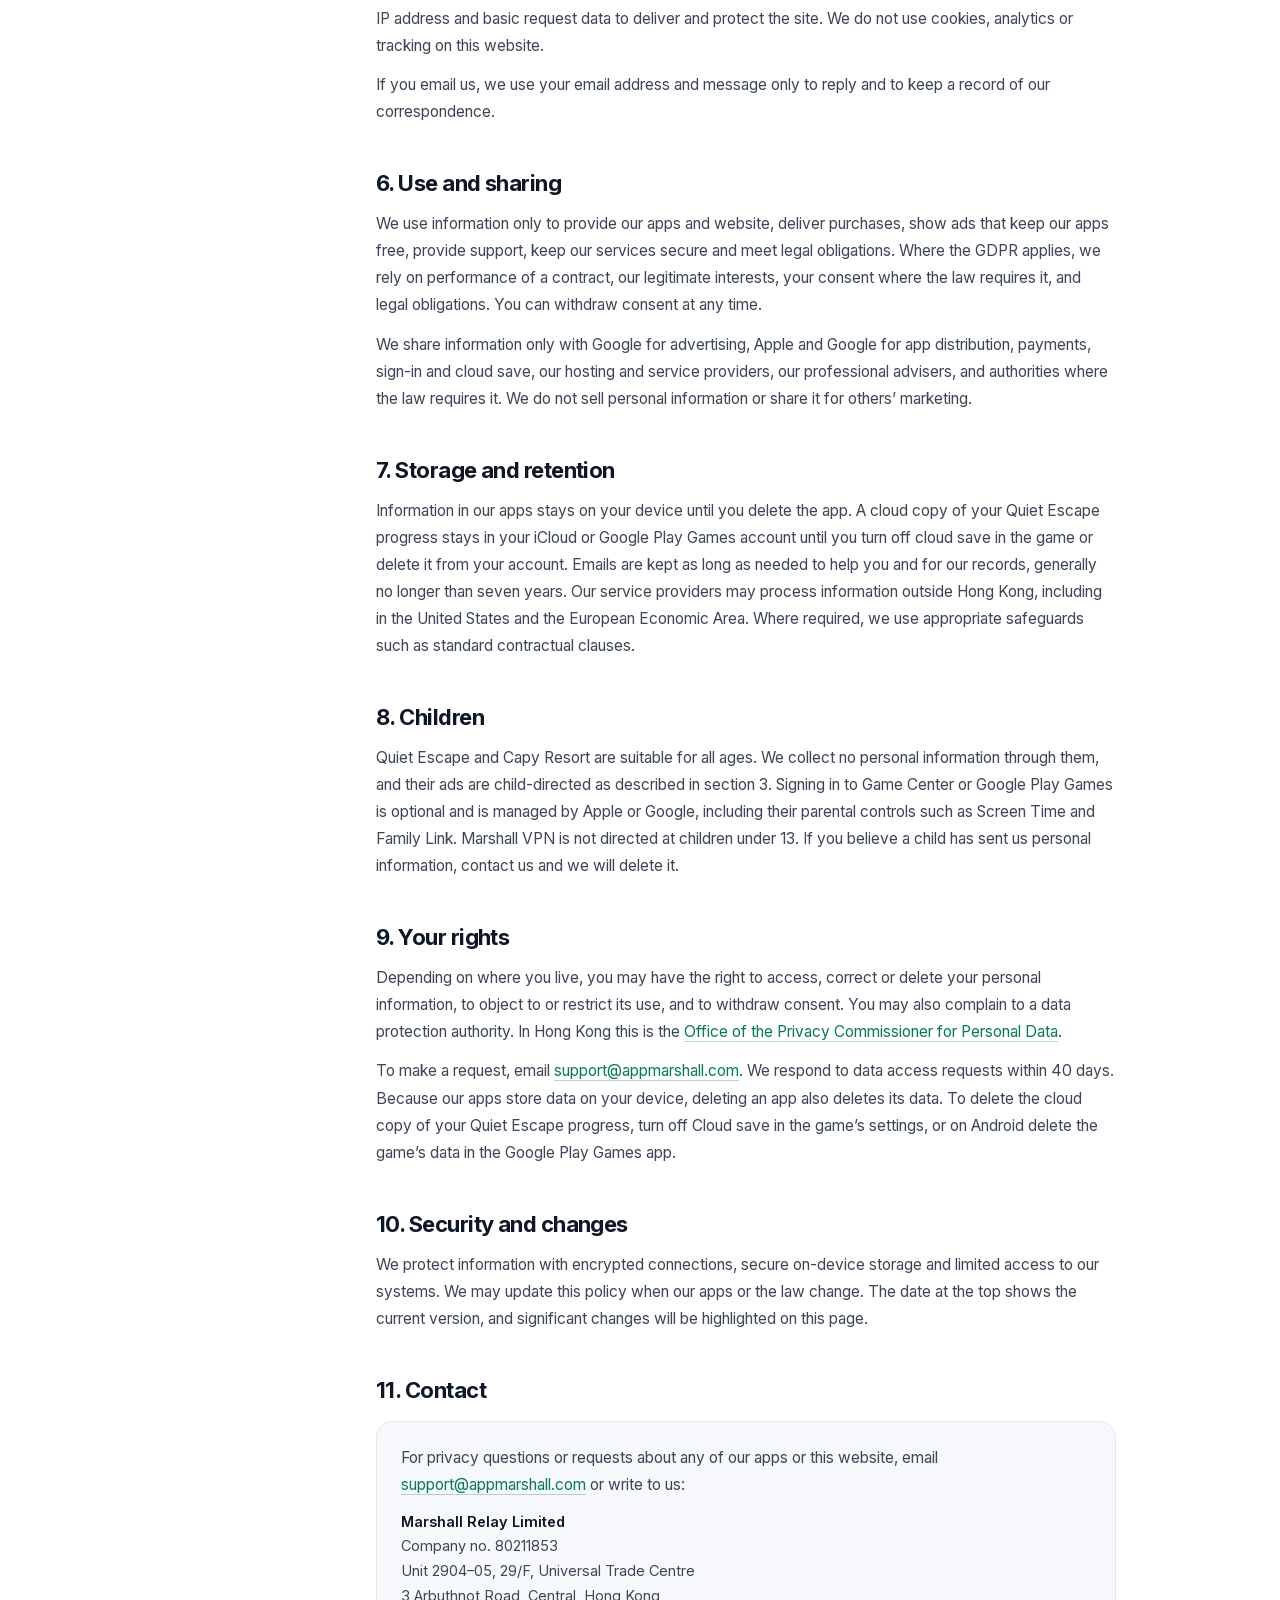
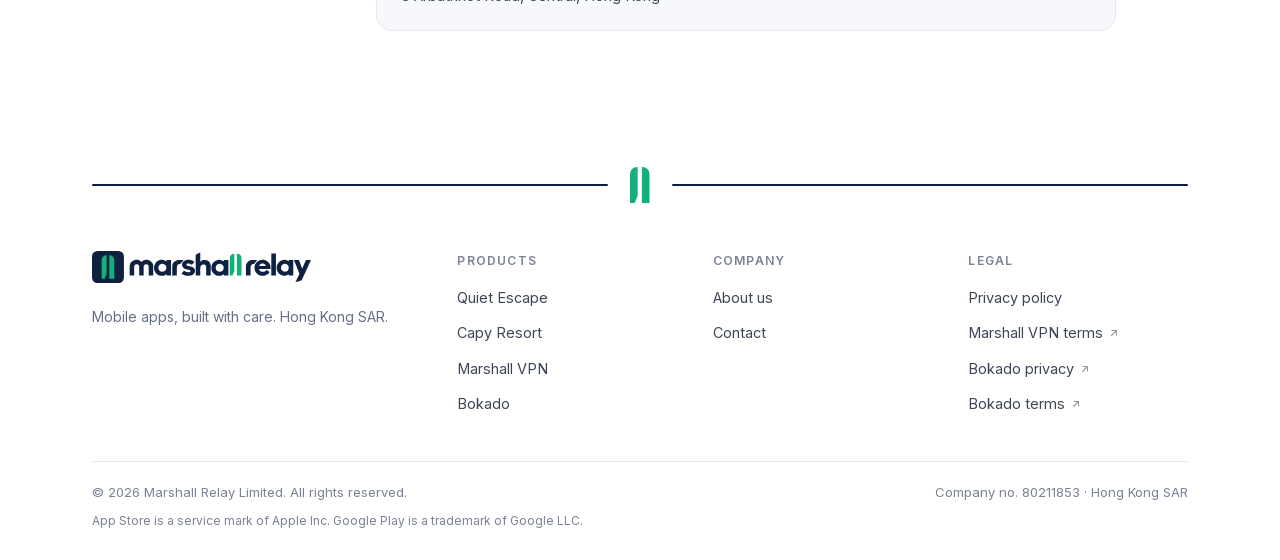
<file: privacy/index.html>
<!DOCTYPE html>
<html lang="en">
<head>
<meta charset="utf-8">
<meta name="viewport" content="width=device-width, initial-scale=1">
<title>Privacy Policy — Marshall Relay Limited</title>
<meta name="description" content="Privacy Policy of Marshall Relay Limited for Quiet Escape, Capy Resort, Marshall VPN and the marshallbe.online website.">
<link rel="canonical" href="https://marshallbe.online/privacy/">
<meta name="theme-color" content="#FFFFFF">
<meta name="robots" content="index,follow">
<meta property="og:type" content="article">
<meta property="og:site_name" content="Marshall Relay">
<meta property="og:title" content="Privacy Policy — Marshall Relay Limited">
<meta property="og:description" content="How Marshall Relay Limited handles information in its apps and on its website.">
<meta property="og:url" content="https://marshallbe.online/privacy/">
<meta property="og:image" content="https://marshallbe.online/assets/og-image.jpg">
<meta name="twitter:card" content="summary_large_image">
<link rel="icon" href="../assets/apple-touch-icon.png" type="image/png" sizes="180x180">
<link rel="icon" href="../assets/favicon.svg" type="image/svg+xml">
<link rel="apple-touch-icon" href="../assets/apple-touch-icon.png">
<link rel="preload" href="../assets/fronts/inter-latin.woff2" as="font" type="font/woff2" crossorigin>
<link rel="stylesheet" href="../assets/site.css">
</head>
<body>
<a class="skip-link" href="#main">Skip to content</a>

<!-- NAV -->
<header class="nav" id="nav">
  <div class="wrap">
    <div class="nav-in">
      <a class="brand" href="../" aria-label="Marshall Relay — home">
        <img class="brand-logo" src="../assets/brand/logo.svg" width="1900" height="277" alt="">
      </a>
      <nav class="nav-links" aria-label="Main">
        <a href="../#products">Products</a>
        <a href="../#company">Company</a>
        <a href="./" aria-current="page">Privacy</a>
        <a class="btn btn-primary btn-sm" href="../#contact">Contact us</a>
      </nav>
      <button class="menu-btn" id="menu-btn" type="button" aria-expanded="false" aria-controls="mobile-menu"><span class="bars" aria-hidden="true"></span>Menu</button>
    </div>
    <nav class="mobile-menu" id="mobile-menu" aria-label="Mobile">
      <a href="../">Home</a>
      <a href="../#products">Products</a>
      <a href="../#company">Company</a>
      <a class="btn btn-primary" href="../#contact">Contact us <svg class="btn-arrow" viewBox="0 0 24 24" fill="none" stroke="currentColor" stroke-width="2.6" stroke-linecap="round" stroke-linejoin="round" aria-hidden="true"><path d="M5 12h14"/><path d="m12 5 7 7-7 7"/></svg></a>
    </nav>
  </div>
</header>

<main id="main">
  <section class="doc-hero">
    <div class="wrap">
      <span class="eyebrow">Legal</span>
      <h1>Privacy Policy</h1>
      <p class="doc-lead">What information our apps and website handle, why, and the choices you have.</p>
      <div class="doc-meta">
        <span><strong>Last updated:</strong> 23 October 2026</span>
        <span><strong>Applies to:</strong> Quiet Escape, Capy Resort, Marshall VPN and marshallbe.online</span>
      </div>
    </div>
  </section>

  <div class="doc">
    <div class="wrap">
      <div class="doc-grid">

        <nav class="doc-side" aria-label="On this page">
          <h2>On this page</h2>
          <ol>
            <li><a href="#who-we-are">Who we are</a></li>
            <li><a href="#apps">Our apps</a></li>
            <li><a href="#games">Quiet Escape and Capy Resort</a></li>
            <li><a href="#vpn">Marshall VPN</a></li>
            <li><a href="#website">Website and email</a></li>
            <li><a href="#use">Use and sharing</a></li>
            <li><a href="#retention">Storage and retention</a></li>
            <li><a href="#children">Children</a></li>
            <li><a href="#rights">Your rights</a></li>
            <li><a href="#security">Security and changes</a></li>
            <li><a href="#contact">Contact</a></li>
          </ol>
        </nav>

        <div class="doc-main">
          <details class="toc-mobile">
            <summary>Contents</summary>
            <ol>
              <li><a href="#who-we-are">1. Who we are</a></li>
              <li><a href="#apps">2. Our apps</a></li>
              <li><a href="#games">3. Quiet Escape and Capy Resort</a></li>
              <li><a href="#vpn">4. Marshall VPN</a></li>
              <li><a href="#website">5. Website and email</a></li>
              <li><a href="#use">6. Use and sharing</a></li>
              <li><a href="#retention">7. Storage and retention</a></li>
              <li><a href="#children">8. Children</a></li>
              <li><a href="#rights">9. Your rights</a></li>
              <li><a href="#security">10. Security and changes</a></li>
              <li><a href="#contact">11. Contact</a></li>
            </ol>
          </details>

          <div class="summary">
            <h2>At a glance</h2>
            <ul>
              <li><strong>No accounts of our own.</strong> Our apps never ask for your name, email address or phone number. Signing in to Game Center or Google Play Games in Quiet Escape is optional.</li>
              <li><strong>Your progress is yours.</strong> Game progress stays on your device. Quiet Escape can keep a copy in your own iCloud or Google Play Games account. It is never sent to us.</li>
              <li><strong>Family-safe ads.</strong> Ads come from Google AdMob. In our games they are child-directed and not personalised.</li>
              <li><strong>Secure payments.</strong> Purchases are processed by Apple and Google. We never see your card details.</li>
              <li><strong>No selling.</strong> We do not sell personal information.</li>
            </ul>
          </div>

          <article class="prose">
            <h2 id="who-we-are">1. Who we are</h2>
            <p>Marshall Relay Limited (“we”, “us”) is a private company incorporated in Hong Kong, company number 80211853. We publish the apps listed below and operate this website. We are the data user under the Hong Kong Personal Data (Privacy) Ordinance (Cap. 486) and the controller under the EU and UK GDPR for the information described in this policy.</p>
            <p>Registered office: Unit 2904–05, 29/F, Universal Trade Centre, 3 Arbuthnot Road, Central, Hong Kong.<br>Email: <a href="mailto:support@appmarshall.com">support@appmarshall.com</a></p>

            <h2 id="apps">2. Our apps</h2>
            <p>This policy covers the apps listed below, this website and emails you send us. Bokado has its own privacy policy and terms of use.</p>
            <ul class="app-list">
              <li><img src="../assets/apps/quiet-escape/icon.webp" width="256" height="256" alt=""><div><span class="al-name">Quiet Escape: Modern Quest</span><span class="al-note">Puzzle game · optional Game Center or Google Play Games sign-in and cloud save · ads and optional purchases</span></div></li>
              <li><img src="../assets/apps/capy-resort/icon.webp" width="256" height="256" alt=""><div><span class="al-name">Capy Resort: Cozy Idle Tycoon</span><span class="al-note">Idle game · no account · optional rewarded ads</span></div></li>
              <li><img src="../assets/apps/marshall-vpn/icon.webp" width="256" height="256" alt=""><div><span class="al-name">Marshall VPN</span><span class="al-note">Utility · no account · see section 4</span></div></li>
              <li><img src="../assets/apps/bokado/icon.webp" width="256" height="256" alt=""><div><span class="al-name">Bokado: AI Calorie Counter</span><span class="al-note">Coming soon · see its own <a href="https://nutri.marshallbe.online/legal/privacy" target="_blank" rel="noopener">Privacy Policy</a> and <a href="https://nutri.marshallbe.online/legal/terms" target="_blank" rel="noopener">Terms of Use</a></span></div></li>
            </ul>

            <h2 id="games">3. Quiet Escape and Capy Resort</h2>
            <h3>Your progress and cloud save</h3>
            <p>Our games need no account and ask for no personal details. Your progress, settings and purchase status are stored on your device. Capy Resort keeps them only on your device, and they are deleted when you delete the game.</p>
            <p>Quiet Escape can also keep a copy of your progress in the cloud, so you can continue on a new phone or after reinstalling the game:</p>
            <ul>
              <li><strong>iPhone and iPad.</strong> The game saves a copy in your iCloud account using Apple’s iCloud key-value storage. If you are signed in to Game Center, the game shows your Game Center nickname and picture, and you can sign in from the game’s settings.</li>
              <li><strong>Android.</strong> If you sign in to Google Play Games, the game saves a copy in your Play Games account using its “Saved games” feature. Signing in is optional. If you already use Play Games on your device, it may sign you in automatically when the game starts.</li>
            </ul>
            <p>The copy contains only game data: completed episodes and best times, the episode in progress, your hint balance and the selected language. It is stored by Apple or Google in your account under their own privacy policies (<a href="https://www.apple.com/legal/privacy/" target="_blank" rel="noopener">Apple Privacy Policy</a>, <a href="https://policies.google.com/privacy" target="_blank" rel="noopener">Google Privacy Policy</a>). It is not sent to us, and we cannot see it. When you use Game Center or Google Play Games, Apple or Google also process your player name, picture and player ID to provide these services.</p>
            <p>You can turn off <strong>Cloud save</strong> in the game’s settings at any time. This deletes the cloud copy, and your progress stays on your device. On Android you can also delete the game’s data in the Google Play Games app.</p>

            <h3>Advertising</h3>
            <p>Both games are free and show ads through Google AdMob, a service of Google LLC. Quiet Escape offers optional videos that give hints, and shows full-screen ads at some moments, for example between episodes, plus one ad in the main menu. The optional “Remove Ads” purchase turns off all of these except the optional videos. Capy Resort shows only optional videos that give in-game bonuses.</p>
            <p>Every ad request in our games is marked as child-directed and for users under the age of consent, and is limited to G-rated content. Under Google’s policies, this means the ads are not personalised. To deliver ads and prevent fraud, Google may process your IP address and approximate location, device and app information, and your interactions with ads, as described in the <a href="https://policies.google.com/privacy" target="_blank" rel="noopener">Google Privacy Policy</a>.</p>
            <p>On iOS, the game asks for permission through Apple’s App Tracking Transparency before ads load. You can change your choice in Settings → Privacy &amp; Security → Tracking. On Android, you can reset or delete your advertising ID in your device settings.</p>

            <h3>Purchases and permissions</h3>
            <p>Quiet Escape offers two optional purchases, “Remove Ads” and “10 Hints”. Capy Resort has no purchases. Purchases are processed by Apple or Google, and we never receive your payment details. The games only need network access for ads, purchases and, in Quiet Escape, cloud save. They do not access your camera, microphone, contacts, photos or location, and contain no analytics or crash-reporting tools.</p>

            <h2 id="vpn">4. Marshall VPN</h2>
            <p>Marshall VPN has its own detailed privacy policy at <a href="https://appmarshall.com/privacy/" target="_blank" rel="noopener">appmarshall.com/privacy</a>, which applies to that app. In brief:</p>
            <ul>
              <li>No account is needed. The app creates a random identifier on your device, which is used to issue access and to keep track of your subscription.</li>
              <li>Browsing activity, DNS queries, traffic content and connection times are not logged.</li>
              <li>The free version shows non-personalised ads through Google AdMob, with Google’s consent form where required. A subscription removes the ads.</li>
              <li>Subscriptions are processed by Apple or Google.</li>
              <li>The app is not directed at children under 13.</li>
            </ul>

            <h2 id="website">5. Website and email</h2>
            <p>This website is hosted by GitHub Pages and delivered through Cloudflare. These providers process your IP address and basic request data to deliver and protect the site. We do not use cookies, analytics or tracking on this website.</p>
            <p>If you email us, we use your email address and message only to reply and to keep a record of our correspondence.</p>

            <h2 id="use">6. Use and sharing</h2>
            <p>We use information only to provide our apps and website, deliver purchases, show ads that keep our apps free, provide support, keep our services secure and meet legal obligations. Where the GDPR applies, we rely on performance of a contract, our legitimate interests, your consent where the law requires it, and legal obligations. You can withdraw consent at any time.</p>
            <p>We share information only with Google for advertising, Apple and Google for app distribution, payments, sign-in and cloud save, our hosting and service providers, our professional advisers, and authorities where the law requires it. We do not sell personal information or share it for others’ marketing.</p>

            <h2 id="retention">7. Storage and retention</h2>
            <p>Information in our apps stays on your device until you delete the app. A cloud copy of your Quiet Escape progress stays in your iCloud or Google Play Games account until you turn off cloud save in the game or delete it from your account. Emails are kept as long as needed to help you and for our records, generally no longer than seven years. Our service providers may process information outside Hong Kong, including in the United States and the European Economic Area. Where required, we use appropriate safeguards such as standard contractual clauses.</p>

            <h2 id="children">8. Children</h2>
            <p>Quiet Escape and Capy Resort are suitable for all ages. We collect no personal information through them, and their ads are child-directed as described in section 3. Signing in to Game Center or Google Play Games is optional and is managed by Apple or Google, including their parental controls such as Screen Time and Family Link. Marshall VPN is not directed at children under 13. If you believe a child has sent us personal information, contact us and we will delete it.</p>

            <h2 id="rights">9. Your rights</h2>
            <p>Depending on where you live, you may have the right to access, correct or delete your personal information, to object to or restrict its use, and to withdraw consent. You may also complain to a data protection authority. In Hong Kong this is the <a href="https://www.pcpd.org.hk/" target="_blank" rel="noopener">Office of the Privacy Commissioner for Personal Data</a>.</p>
            <p>To make a request, email <a href="mailto:support@appmarshall.com">support@appmarshall.com</a>. We respond to data access requests within 40 days. Because our apps store data on your device, deleting an app also deletes its data. To delete the cloud copy of your Quiet Escape progress, turn off Cloud save in the game’s settings, or on Android delete the game’s data in the Google Play Games app.</p>

            <h2 id="security">10. Security and changes</h2>
            <p>We protect information with encrypted connections, secure on-device storage and limited access to our systems. We may update this policy when our apps or the law change. The date at the top shows the current version, and significant changes will be highlighted on this page.</p>

            <h2 id="contact">11. Contact</h2>
            <div class="contact-block">
              <p>For privacy questions or requests about any of our apps or this website, email <a href="mailto:support@appmarshall.com">support@appmarshall.com</a> or write to us:</p>
              <address><strong>Marshall Relay Limited</strong>Company no. 80211853<br>Unit 2904–05, 29/F, Universal Trade Centre<br>3 Arbuthnot Road, Central, Hong Kong</address>
            </div>
          </article>
        </div>
      </div>
    </div>
  </div>
</main>

<!-- FOOTER -->
<footer class="footer">
  <div class="wrap">
    <div class="divider" aria-hidden="true"><span></span><svg viewBox="0 0 2.55 4.7" focusable="false"><path d="M0 4.7V0.92A0.92 0.92 0 0 1 0.92 0H1V3.75L0.62 4.7ZM1.55 0H1.63A0.92 0.92 0 0 1 2.55 0.92V4.7H1.55Z"/></svg><span></span></div>
    <div class="footer-grid">
      <div class="footer-about">
        <a class="brand" href="../" aria-label="Marshall Relay — home">
          <img class="brand-logo" src="../assets/brand/logo.svg" width="1900" height="277" alt="">
        </a>
        <p>Mobile apps, built with care. Hong Kong SAR.</p>
      </div>
      <nav aria-label="Products">
        <h2>Products</h2>
        <ul>
          <li><a href="../#quiet-escape">Quiet Escape</a></li>
          <li><a href="../#capy-resort">Capy Resort</a></li>
          <li><a href="../#marshall-vpn">Marshall VPN</a></li>
          <li><a href="../#bokado">Bokado</a></li>
        </ul>
      </nav>
      <nav aria-label="Company">
        <h2>Company</h2>
        <ul>
          <li><a href="../#company">About us</a></li>
          <li><a href="../#contact">Contact</a></li>
        </ul>
      </nav>
      <nav aria-label="Legal">
        <h2>Legal</h2>
        <ul>
          <li><a href="./">Privacy policy</a></li>
          <li><a href="https://appmarshall.com/terms/" target="_blank" rel="noopener">Marshall VPN terms<svg viewBox="0 0 24 24" fill="none" stroke="currentColor" stroke-width="2.2" stroke-linecap="round" stroke-linejoin="round" aria-hidden="true"><path d="M7 17 17 7"/><path d="M8 7h9v9"/></svg></a></li>
          <li><a href="https://nutri.marshallbe.online/legal/privacy" target="_blank" rel="noopener">Bokado privacy<svg viewBox="0 0 24 24" fill="none" stroke="currentColor" stroke-width="2.2" stroke-linecap="round" stroke-linejoin="round" aria-hidden="true"><path d="M7 17 17 7"/><path d="M8 7h9v9"/></svg></a></li>
          <li><a href="https://nutri.marshallbe.online/legal/terms" target="_blank" rel="noopener">Bokado terms<svg viewBox="0 0 24 24" fill="none" stroke="currentColor" stroke-width="2.2" stroke-linecap="round" stroke-linejoin="round" aria-hidden="true"><path d="M7 17 17 7"/><path d="M8 7h9v9"/></svg></a></li>
        </ul>
      </nav>
    </div>
    <div class="footer-bottom">
      <span>© <span data-year>2026</span> Marshall Relay Limited. All rights reserved.</span>
      <span>Company no. 80211853 · Hong Kong SAR</span>
    </div>
    <p class="footer-legal">App Store is a service mark of Apple Inc. Google Play is a trademark of Google LLC.</p>
  </div>
</footer>

<script src="../assets/site.js" defer></script>
</body>
</html>
</file>
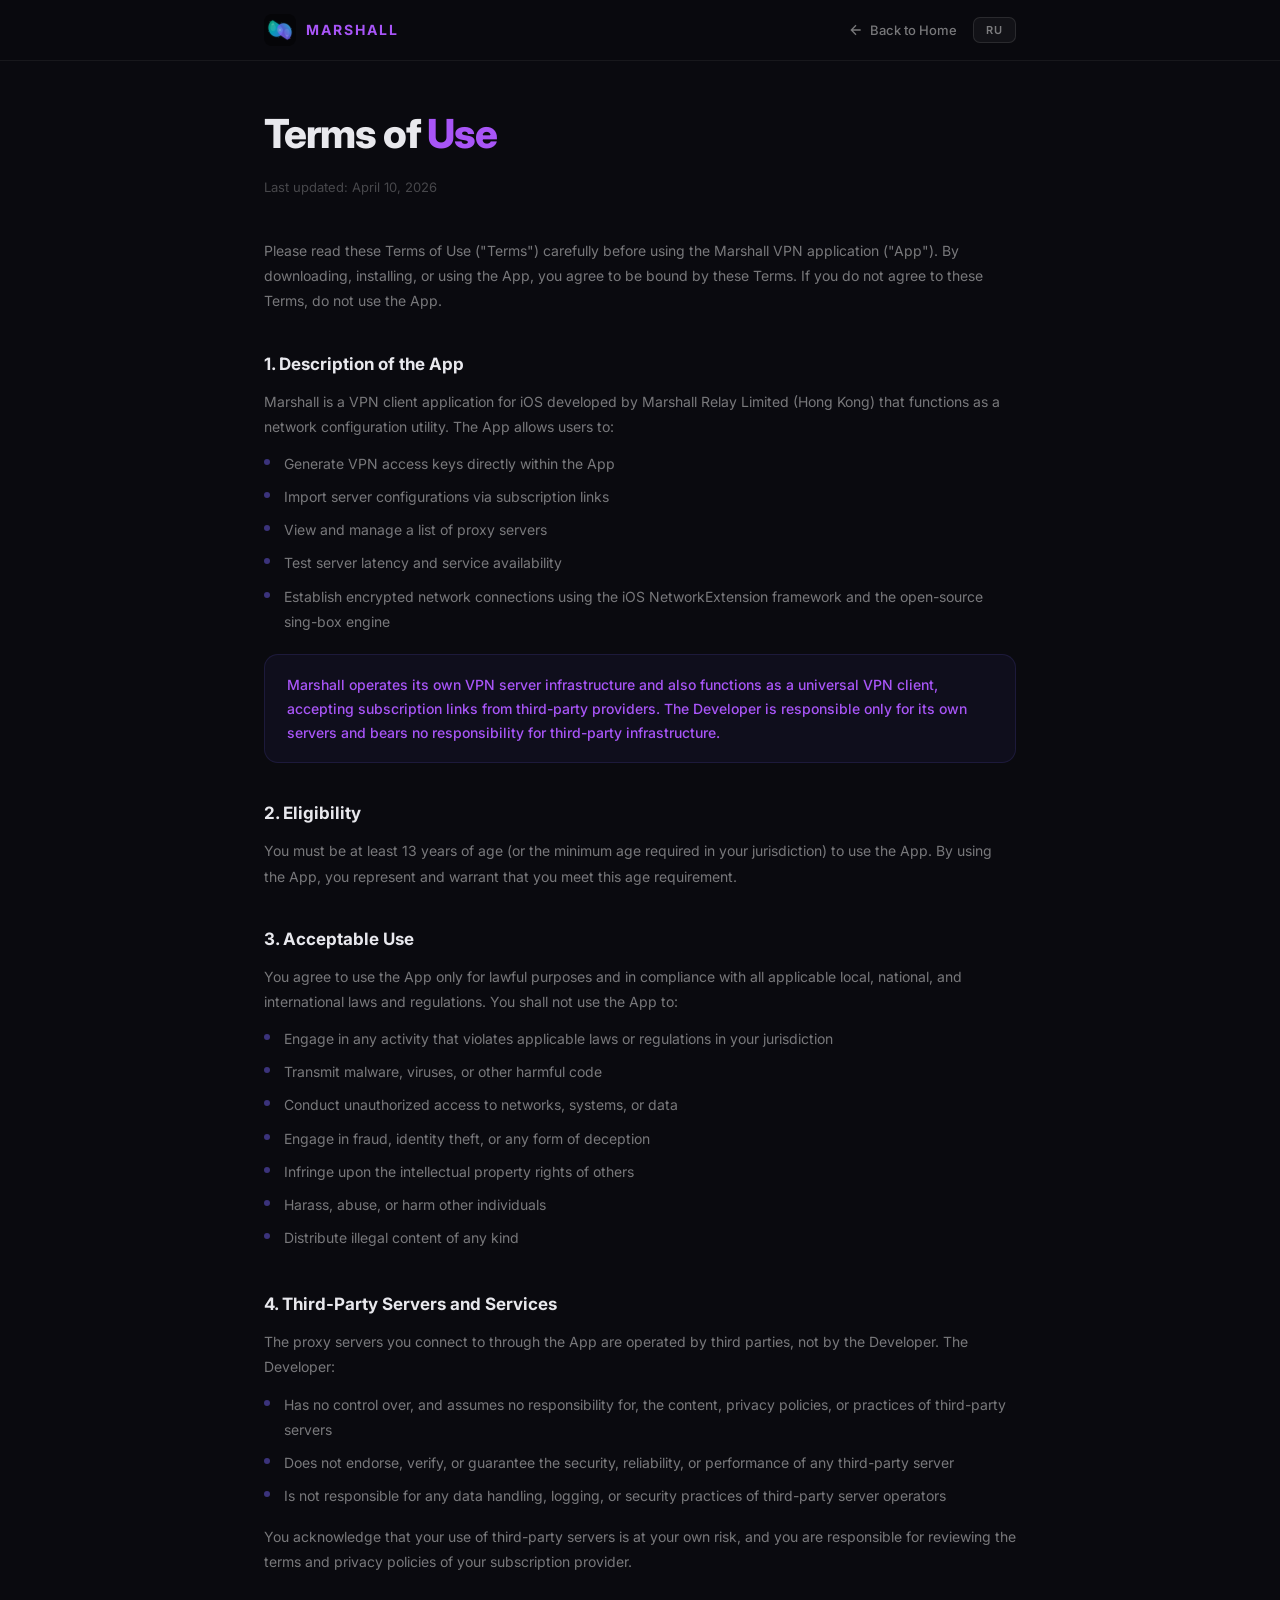
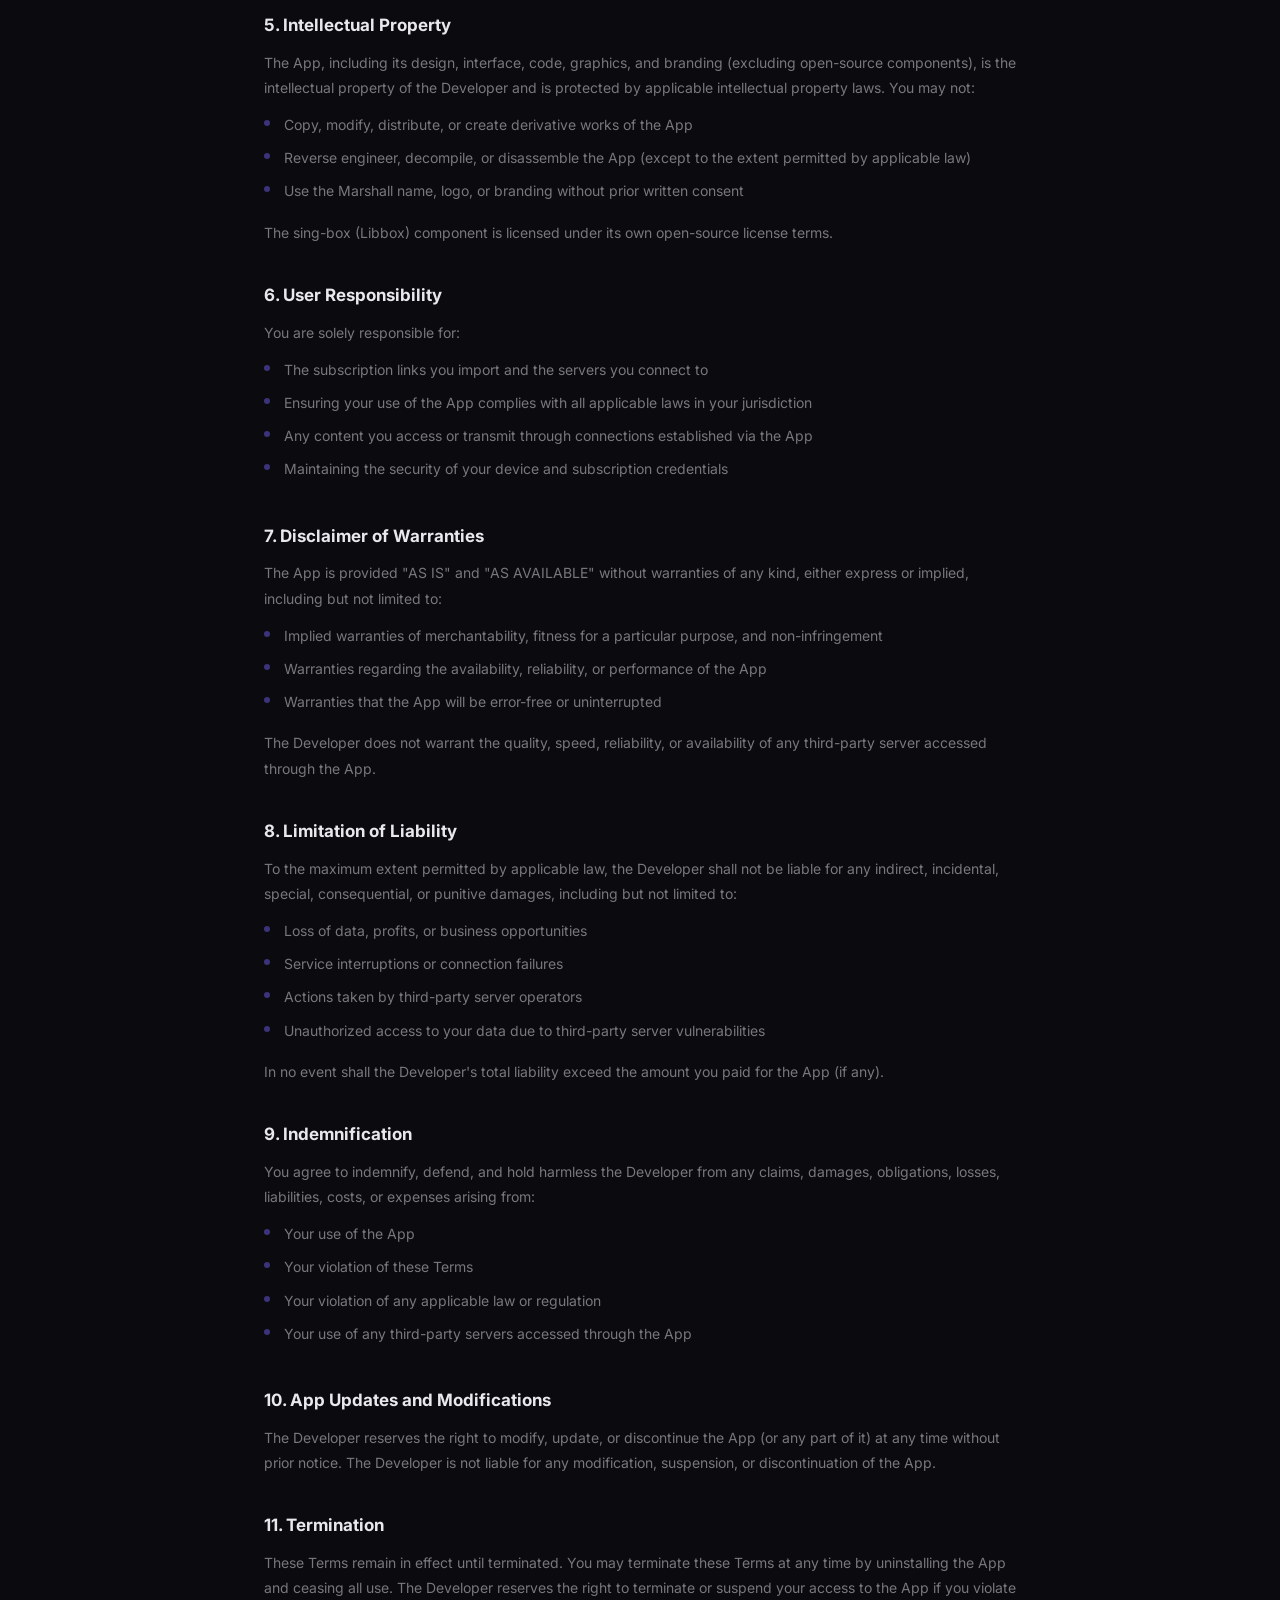
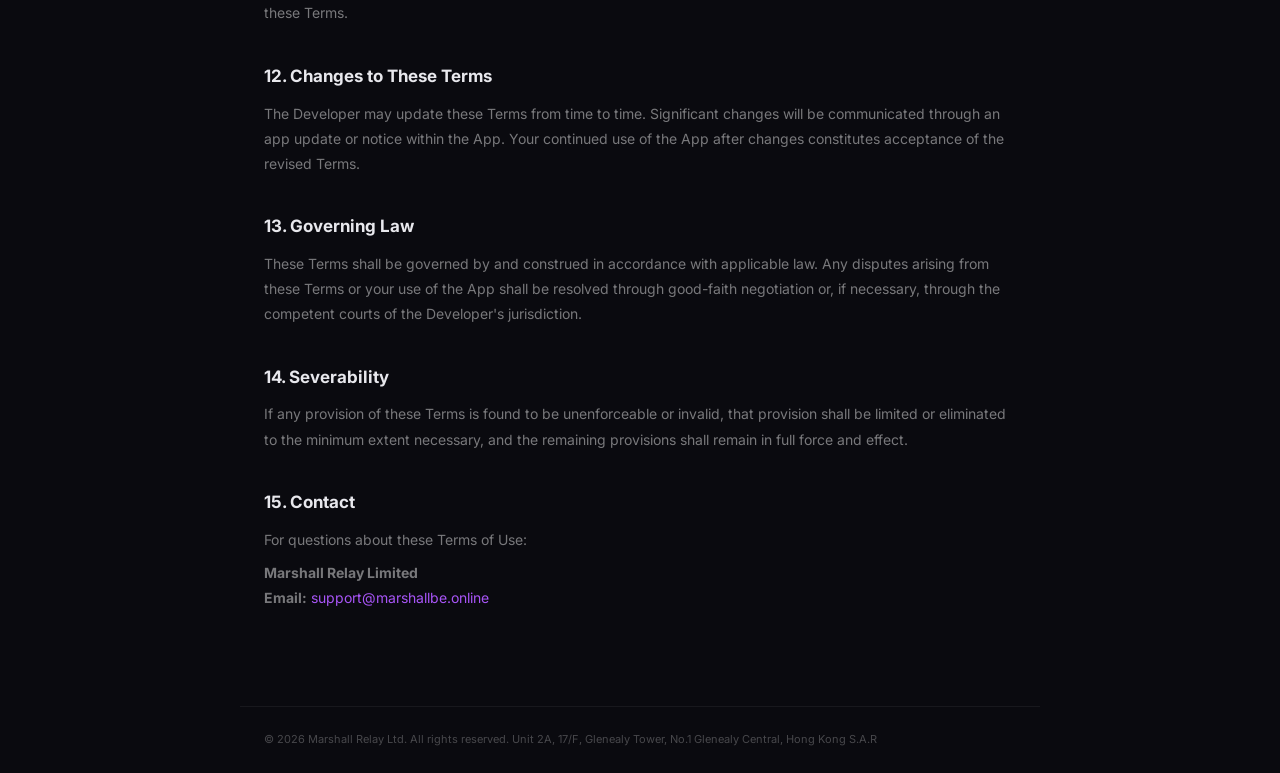
<file: terms-of-use.html>
<!DOCTYPE html>
<html lang="en">
<head>
<meta charset="UTF-8">
<meta name="viewport" content="width=device-width,initial-scale=1.0">
<meta name="description" content="Marshall VPN Terms of Use — Terms and conditions for using the Marshall VPN app.">
<meta name="theme-color" content="#0A0A0F">
<title>Terms of Use — Marshall VPN</title>
<link rel="icon" type="image/png" href="assets/logo.png">
<link rel="preconnect" href="https://fonts.googleapis.com">
<link rel="preconnect" href="https://fonts.gstatic.com" crossorigin>
<link href="https://fonts.googleapis.com/css2?family=Inter:wght@300;400;500;600;700;800&display=swap" rel="stylesheet">
<style>
*,*::before,*::after{box-sizing:border-box;margin:0;padding:0}
:root{
  --bg:#0A0A0F;--bg-alt:#0D0D16;--surface:rgba(255,255,255,0.04);--border:rgba(255,255,255,0.06);
  --border-light:rgba(255,255,255,0.10);--text:#E8E8ED;--text-dim:rgba(255,255,255,0.45);
  --text-muted:rgba(255,255,255,0.25);--accent:#6C5CE7;--accent-light:#A855F7;
  --success:#00D2A0;--radius-lg:20px;--radius-md:14px;
}
html{scroll-behavior:smooth;-webkit-font-smoothing:antialiased}
body{background:var(--bg);color:var(--text);font-family:'Inter',-apple-system,sans-serif;line-height:1.7}
a{color:var(--accent-light);text-decoration:none;transition:color .3s}
a:hover{color:#c084fc}

.nav{
  position:fixed;top:0;left:0;right:0;z-index:1000;
  padding:14px 0;
  background:rgba(10,10,15,0.85);
  backdrop-filter:blur(20px);-webkit-backdrop-filter:blur(20px);
  border-bottom:1px solid rgba(255,255,255,0.06);
}
.nav-inner{display:flex;align-items:center;justify-content:space-between;max-width:800px;margin:0 auto;padding:0 24px}
.nav-logo{display:flex;align-items:center;gap:10px}
.nav-logo img{width:32px;height:32px;border-radius:8px}
.nav-logo-text{font-size:14px;font-weight:700;letter-spacing:2px;text-transform:uppercase}
.nav-right{display:flex;align-items:center;gap:16px}
.nav-back{font-size:13px;font-weight:500;color:var(--text-dim);display:flex;align-items:center;gap:6px}
.nav-back:hover{color:var(--text)}
.nav-lang{
  padding:5px 12px;border-radius:7px;font-size:11px;font-weight:600;
  background:var(--surface);color:var(--text-dim);
  border:1px solid var(--border-light);cursor:pointer;
  transition:all .3s;font-family:'Inter',sans-serif;letter-spacing:1px;
}
.nav-lang:hover{background:rgba(255,255,255,0.07);color:var(--text)}

.content{max-width:800px;margin:0 auto;padding:100px 24px 60px}

.page-header{margin-bottom:40px}
.page-header h1{font-size:clamp(28px,4vw,40px);font-weight:800;letter-spacing:-0.03em;margin-bottom:8px}
.page-header .accent{color:var(--accent-light)}
.page-header .meta{font-size:13px;color:var(--text-muted);margin-top:8px}

.section{margin-bottom:36px}
.section h2{font-size:17px;font-weight:700;margin-bottom:10px;color:var(--text)}
.section p,.section li{font-size:14px;color:var(--text-dim);line-height:1.8}
.section ul,.section ol{padding:0;margin-top:8px;list-style:none}
.section ul li,.section ol li{padding:4px 0 4px 20px;position:relative}
.section ul li::before,.section ol li::before{content:'';position:absolute;left:0;top:12px;width:6px;height:6px;border-radius:50%;background:var(--accent);opacity:.5}

.highlight-box{
  padding:18px 22px;border-radius:var(--radius-md);
  background:rgba(108,92,231,.06);border:1px solid rgba(108,92,231,.15);
  margin:16px 0;
}
.highlight-box p{font-size:14px;color:var(--accent-light);font-weight:500;line-height:1.7}

.footer{
  padding:24px 0;border-top:1px solid var(--border);
  max-width:800px;margin:0 auto;padding-left:24px;padding-right:24px;
  font-size:11px;color:var(--text-muted);line-height:1.6;
}
</style>
</head>
<body>

<nav class="nav">
  <div class="nav-inner">
    <a href="index.html" class="nav-logo">
      <img src="assets/logo.png" alt="Marshall VPN">
      <span class="nav-logo-text">Marshall</span>
    </a>
    <div class="nav-right">
      <a href="index.html" class="nav-back">
        <svg width="16" height="16" viewBox="0 0 24 24" fill="none" stroke="currentColor" stroke-width="2"><path d="M19 12H5M12 19l-7-7 7-7"/></svg>
        <span data-en="Back to Home" data-ru="На главную">Back to Home</span>
      </a>
      <button class="nav-lang" onclick="toggleLang()" id="langBtn">RU</button>
    </div>
  </div>
</nav>

<main class="content">
  <div class="page-header">
    <h1 data-en="Terms of <span class='accent'>Use</span>" data-ru="Условия <span class='accent'>использования</span>">Terms of <span class="accent">Use</span></h1>
    <p class="meta" data-en="Last updated: April 10, 2026" data-ru="Последнее обновление: 10 апреля 2026">Last updated: April 10, 2026</p>
  </div>

  <div class="section">
    <p data-en="Please read these Terms of Use (&quot;Terms&quot;) carefully before using the Marshall VPN application (&quot;App&quot;). By downloading, installing, or using the App, you agree to be bound by these Terms. If you do not agree to these Terms, do not use the App." data-ru="Пожалуйста, внимательно прочитайте настоящие Условия использования (&laquo;Условия&raquo;) перед использованием приложения Marshall VPN (&laquo;Приложение&raquo;). Скачивая, устанавливая или используя Приложение, вы соглашаетесь с данными Условиями. Если вы не согласны — не используйте Приложение.">Please read these Terms of Use ("Terms") carefully before using the Marshall VPN application ("App"). By downloading, installing, or using the App, you agree to be bound by these Terms. If you do not agree to these Terms, do not use the App.</p>
  </div>

  <div class="section">
    <h2 data-en="1. Description of the App" data-ru="1. Описание приложения">1. Description of the App</h2>
    <p data-en="Marshall is a VPN client application for iOS developed by Marshall Relay Limited (Hong Kong) that functions as a network configuration utility. The App allows users to:" data-ru="Marshall — это VPN-клиент для iOS, разработанный Marshall Relay Limited (Гонконг), выполняющий функции сетевой утилиты. Приложение позволяет:">Marshall is a VPN client application for iOS developed by Marshall Relay Limited (Hong Kong) that functions as a network configuration utility. The App allows users to:</p>
    <ul>
      <li data-en="Generate VPN access keys directly within the App" data-ru="Генерировать ключи VPN-доступа непосредственно в приложении">Generate VPN access keys directly within the App</li>
      <li data-en="Import server configurations via subscription links" data-ru="Импортировать конфигурации серверов через ссылки на подписку">Import server configurations via subscription links</li>
      <li data-en="View and manage a list of proxy servers" data-ru="Просматривать и управлять списком прокси-серверов">View and manage a list of proxy servers</li>
      <li data-en="Test server latency and service availability" data-ru="Тестировать задержку серверов и доступность сервисов">Test server latency and service availability</li>
      <li data-en="Establish encrypted network connections using the iOS NetworkExtension framework and the open-source sing-box engine" data-ru="Устанавливать зашифрованные сетевые соединения с использованием iOS NetworkExtension и открытого движка sing-box">Establish encrypted network connections using the iOS NetworkExtension framework and the open-source sing-box engine</li>
    </ul>
    <div class="highlight-box">
      <p data-en="Marshall operates its own VPN server infrastructure and also functions as a universal VPN client, accepting subscription links from third-party providers. The Developer is responsible only for its own servers and bears no responsibility for third-party infrastructure." data-ru="Marshall управляет собственной VPN-инфраструктурой и также работает как универсальный VPN-клиент, принимающий ссылки подписки от сторонних провайдеров. Разработчик несёт ответственность только за собственные серверы.">Marshall operates its own VPN server infrastructure and also functions as a universal VPN client, accepting subscription links from third-party providers. The Developer is responsible only for its own servers and bears no responsibility for third-party infrastructure.</p>
    </div>
  </div>

  <div class="section">
    <h2 data-en="2. Eligibility" data-ru="2. Право использования">2. Eligibility</h2>
    <p data-en="You must be at least 13 years of age (or the minimum age required in your jurisdiction) to use the App. By using the App, you represent and warrant that you meet this age requirement." data-ru="Для использования Приложения вам должно быть не менее 13 лет (или минимальный возраст, установленный в вашей юрисдикции). Используя Приложение, вы подтверждаете соответствие этому требованию.">You must be at least 13 years of age (or the minimum age required in your jurisdiction) to use the App. By using the App, you represent and warrant that you meet this age requirement.</p>
  </div>

  <div class="section">
    <h2 data-en="3. Acceptable Use" data-ru="3. Допустимое использование">3. Acceptable Use</h2>
    <p data-en="You agree to use the App only for lawful purposes and in compliance with all applicable local, national, and international laws and regulations. You shall not use the App to:" data-ru="Вы обязуетесь использовать Приложение только в законных целях и в соответствии со всеми применимыми законами. Запрещается использовать Приложение для:">You agree to use the App only for lawful purposes and in compliance with all applicable local, national, and international laws and regulations. You shall not use the App to:</p>
    <ul>
      <li data-en="Engage in any activity that violates applicable laws or regulations in your jurisdiction" data-ru="Осуществления деятельности, нарушающей применимые законы вашей юрисдикции">Engage in any activity that violates applicable laws or regulations in your jurisdiction</li>
      <li data-en="Transmit malware, viruses, or other harmful code" data-ru="Передачи вредоносного ПО, вирусов или иного вредоносного кода">Transmit malware, viruses, or other harmful code</li>
      <li data-en="Conduct unauthorized access to networks, systems, or data" data-ru="Несанкционированного доступа к сетям, системам или данным">Conduct unauthorized access to networks, systems, or data</li>
      <li data-en="Engage in fraud, identity theft, or any form of deception" data-ru="Мошенничества, кражи личных данных или иных форм обмана">Engage in fraud, identity theft, or any form of deception</li>
      <li data-en="Infringe upon the intellectual property rights of others" data-ru="Нарушения прав интеллектуальной собственности третьих лиц">Infringe upon the intellectual property rights of others</li>
      <li data-en="Harass, abuse, or harm other individuals" data-ru="Преследования, оскорбления или причинения вреда другим лицам">Harass, abuse, or harm other individuals</li>
      <li data-en="Distribute illegal content of any kind" data-ru="Распространения нелегального контента любого рода">Distribute illegal content of any kind</li>
    </ul>
  </div>

  <div class="section">
    <h2 data-en="4. Third-Party Servers and Services" data-ru="4. Сторонние серверы и сервисы">4. Third-Party Servers and Services</h2>
    <p data-en="The proxy servers you connect to through the App are operated by third parties, not by the Developer. The Developer:" data-ru="Прокси-серверы, к которым вы подключаетесь через Приложение, управляются третьими лицами, а не Разработчиком. Разработчик:">The proxy servers you connect to through the App are operated by third parties, not by the Developer. The Developer:</p>
    <ul>
      <li data-en="Has no control over, and assumes no responsibility for, the content, privacy policies, or practices of third-party servers" data-ru="Не контролирует и не несёт ответственности за содержание, политики конфиденциальности или практики сторонних серверов">Has no control over, and assumes no responsibility for, the content, privacy policies, or practices of third-party servers</li>
      <li data-en="Does not endorse, verify, or guarantee the security, reliability, or performance of any third-party server" data-ru="Не одобряет, не проверяет и не гарантирует безопасность, надёжность или производительность сторонних серверов">Does not endorse, verify, or guarantee the security, reliability, or performance of any third-party server</li>
      <li data-en="Is not responsible for any data handling, logging, or security practices of third-party server operators" data-ru="Не несёт ответственности за обработку данных, ведение логов или практики безопасности операторов сторонних серверов">Is not responsible for any data handling, logging, or security practices of third-party server operators</li>
    </ul>
    <p style="margin-top:12px" data-en="You acknowledge that your use of third-party servers is at your own risk, and you are responsible for reviewing the terms and privacy policies of your subscription provider." data-ru="Вы признаёте, что использование сторонних серверов осуществляется на ваш собственный риск, и вы обязаны ознакомиться с условиями и политикой конфиденциальности вашего провайдера.">You acknowledge that your use of third-party servers is at your own risk, and you are responsible for reviewing the terms and privacy policies of your subscription provider.</p>
  </div>

  <div class="section">
    <h2 data-en="5. Intellectual Property" data-ru="5. Интеллектуальная собственность">5. Intellectual Property</h2>
    <p data-en="The App, including its design, interface, code, graphics, and branding (excluding open-source components), is the intellectual property of the Developer and is protected by applicable intellectual property laws. You may not:" data-ru="Приложение, включая дизайн, интерфейс, код, графику и брендинг (за исключением компонентов с открытым кодом), является интеллектуальной собственностью Разработчика. Запрещается:">The App, including its design, interface, code, graphics, and branding (excluding open-source components), is the intellectual property of the Developer and is protected by applicable intellectual property laws. You may not:</p>
    <ul>
      <li data-en="Copy, modify, distribute, or create derivative works of the App" data-ru="Копировать, изменять, распространять или создавать производные работы на основе Приложения">Copy, modify, distribute, or create derivative works of the App</li>
      <li data-en="Reverse engineer, decompile, or disassemble the App (except to the extent permitted by applicable law)" data-ru="Осуществлять обратную разработку, декомпиляцию или дизассемблирование Приложения (кроме случаев, разрешённых законом)">Reverse engineer, decompile, or disassemble the App (except to the extent permitted by applicable law)</li>
      <li data-en="Use the Marshall name, logo, or branding without prior written consent" data-ru="Использовать название Marshall, логотип или брендинг без предварительного письменного согласия">Use the Marshall name, logo, or branding without prior written consent</li>
    </ul>
    <p style="margin-top:12px" data-en="The sing-box (Libbox) component is licensed under its own open-source license terms." data-ru="Компонент sing-box (Libbox) распространяется под собственной лицензией с открытым кодом.">The sing-box (Libbox) component is licensed under its own open-source license terms.</p>
  </div>

  <div class="section">
    <h2 data-en="6. User Responsibility" data-ru="6. Ответственность пользователя">6. User Responsibility</h2>
    <p data-en="You are solely responsible for:" data-ru="Вы несёте полную ответственность за:">You are solely responsible for:</p>
    <ul>
      <li data-en="The subscription links you import and the servers you connect to" data-ru="Ссылки на подписки, которые вы импортируете, и серверы, к которым подключаетесь">The subscription links you import and the servers you connect to</li>
      <li data-en="Ensuring your use of the App complies with all applicable laws in your jurisdiction" data-ru="Соблюдение всех применимых законов вашей юрисдикции при использовании Приложения">Ensuring your use of the App complies with all applicable laws in your jurisdiction</li>
      <li data-en="Any content you access or transmit through connections established via the App" data-ru="Любой контент, к которому вы получаете доступ или передаёте через соединения Приложения">Any content you access or transmit through connections established via the App</li>
      <li data-en="Maintaining the security of your device and subscription credentials" data-ru="Поддержание безопасности вашего устройства и учётных данных подписки">Maintaining the security of your device and subscription credentials</li>
    </ul>
  </div>

  <div class="section">
    <h2 data-en="7. Disclaimer of Warranties" data-ru="7. Отказ от гарантий">7. Disclaimer of Warranties</h2>
    <p data-en="The App is provided &quot;AS IS&quot; and &quot;AS AVAILABLE&quot; without warranties of any kind, either express or implied, including but not limited to:" data-ru="Приложение предоставляется &laquo;КАК ЕСТЬ&raquo; и &laquo;ПО МЕРЕ ДОСТУПНОСТИ&raquo; без каких-либо гарантий, явных или подразумеваемых, включая, но не ограничиваясь:">The App is provided "AS IS" and "AS AVAILABLE" without warranties of any kind, either express or implied, including but not limited to:</p>
    <ul>
      <li data-en="Implied warranties of merchantability, fitness for a particular purpose, and non-infringement" data-ru="Подразумеваемые гарантии товарной пригодности, соответствия определённой цели и ненарушения прав">Implied warranties of merchantability, fitness for a particular purpose, and non-infringement</li>
      <li data-en="Warranties regarding the availability, reliability, or performance of the App" data-ru="Гарантии доступности, надёжности или производительности Приложения">Warranties regarding the availability, reliability, or performance of the App</li>
      <li data-en="Warranties that the App will be error-free or uninterrupted" data-ru="Гарантии бесперебойной и безошибочной работы Приложения">Warranties that the App will be error-free or uninterrupted</li>
    </ul>
    <p style="margin-top:12px" data-en="The Developer does not warrant the quality, speed, reliability, or availability of any third-party server accessed through the App." data-ru="Разработчик не гарантирует качество, скорость, надёжность или доступность сторонних серверов, доступных через Приложение.">The Developer does not warrant the quality, speed, reliability, or availability of any third-party server accessed through the App.</p>
  </div>

  <div class="section">
    <h2 data-en="8. Limitation of Liability" data-ru="8. Ограничение ответственности">8. Limitation of Liability</h2>
    <p data-en="To the maximum extent permitted by applicable law, the Developer shall not be liable for any indirect, incidental, special, consequential, or punitive damages, including but not limited to:" data-ru="В максимальной степени, допустимой законом, Разработчик не несёт ответственности за косвенные, случайные, особые, последующие или штрафные убытки, включая:">To the maximum extent permitted by applicable law, the Developer shall not be liable for any indirect, incidental, special, consequential, or punitive damages, including but not limited to:</p>
    <ul>
      <li data-en="Loss of data, profits, or business opportunities" data-ru="Потерю данных, прибыли или деловых возможностей">Loss of data, profits, or business opportunities</li>
      <li data-en="Service interruptions or connection failures" data-ru="Перебои в обслуживании или сбои соединения">Service interruptions or connection failures</li>
      <li data-en="Actions taken by third-party server operators" data-ru="Действия операторов сторонних серверов">Actions taken by third-party server operators</li>
      <li data-en="Unauthorized access to your data due to third-party server vulnerabilities" data-ru="Несанкционированный доступ к данным из-за уязвимостей сторонних серверов">Unauthorized access to your data due to third-party server vulnerabilities</li>
    </ul>
    <p style="margin-top:12px" data-en="In no event shall the Developer's total liability exceed the amount you paid for the App (if any)." data-ru="Совокупная ответственность Разработчика ни при каких обстоятельствах не превышает сумму, уплаченную вами за Приложение (если таковая имеется).">In no event shall the Developer's total liability exceed the amount you paid for the App (if any).</p>
  </div>

  <div class="section">
    <h2 data-en="9. Indemnification" data-ru="9. Возмещение убытков">9. Indemnification</h2>
    <p data-en="You agree to indemnify, defend, and hold harmless the Developer from any claims, damages, obligations, losses, liabilities, costs, or expenses arising from:" data-ru="Вы обязуетесь возместить и оградить Разработчика от любых претензий, убытков, обязательств, расходов, возникающих в связи с:">You agree to indemnify, defend, and hold harmless the Developer from any claims, damages, obligations, losses, liabilities, costs, or expenses arising from:</p>
    <ul>
      <li data-en="Your use of the App" data-ru="Вашим использованием Приложения">Your use of the App</li>
      <li data-en="Your violation of these Terms" data-ru="Нарушением вами настоящих Условий">Your violation of these Terms</li>
      <li data-en="Your violation of any applicable law or regulation" data-ru="Нарушением вами применимых законов или нормативных актов">Your violation of any applicable law or regulation</li>
      <li data-en="Your use of any third-party servers accessed through the App" data-ru="Использованием вами сторонних серверов через Приложение">Your use of any third-party servers accessed through the App</li>
    </ul>
  </div>

  <div class="section">
    <h2 data-en="10. App Updates and Modifications" data-ru="10. Обновления и изменения">10. App Updates and Modifications</h2>
    <p data-en="The Developer reserves the right to modify, update, or discontinue the App (or any part of it) at any time without prior notice. The Developer is not liable for any modification, suspension, or discontinuation of the App." data-ru="Разработчик оставляет за собой право изменять, обновлять или прекращать работу Приложения (или любой его части) в любое время без предварительного уведомления.">The Developer reserves the right to modify, update, or discontinue the App (or any part of it) at any time without prior notice. The Developer is not liable for any modification, suspension, or discontinuation of the App.</p>
  </div>

  <div class="section">
    <h2 data-en="11. Termination" data-ru="11. Прекращение действия">11. Termination</h2>
    <p data-en="These Terms remain in effect until terminated. You may terminate these Terms at any time by uninstalling the App and ceasing all use. The Developer reserves the right to terminate or suspend your access to the App if you violate these Terms." data-ru="Настоящие Условия действуют до их прекращения. Вы можете прекратить действие Условий в любое время, удалив Приложение. Разработчик оставляет за собой право прекратить ваш доступ при нарушении Условий.">These Terms remain in effect until terminated. You may terminate these Terms at any time by uninstalling the App and ceasing all use. The Developer reserves the right to terminate or suspend your access to the App if you violate these Terms.</p>
  </div>

  <div class="section">
    <h2 data-en="12. Changes to These Terms" data-ru="12. Изменение Условий">12. Changes to These Terms</h2>
    <p data-en="The Developer may update these Terms from time to time. Significant changes will be communicated through an app update or notice within the App. Your continued use of the App after changes constitutes acceptance of the revised Terms." data-ru="Разработчик может обновлять Условия время от времени. О существенных изменениях будет сообщено через обновление Приложения. Продолжение использования означает принятие обновлённых Условий.">The Developer may update these Terms from time to time. Significant changes will be communicated through an app update or notice within the App. Your continued use of the App after changes constitutes acceptance of the revised Terms.</p>
  </div>

  <div class="section">
    <h2 data-en="13. Governing Law" data-ru="13. Применимое право">13. Governing Law</h2>
    <p data-en="These Terms shall be governed by and construed in accordance with applicable law. Any disputes arising from these Terms or your use of the App shall be resolved through good-faith negotiation or, if necessary, through the competent courts of the Developer's jurisdiction." data-ru="Настоящие Условия регулируются и толкуются в соответствии с применимым правом. Споры разрешаются путём добросовестных переговоров или, при необходимости, в компетентных судах юрисдикции Разработчика.">These Terms shall be governed by and construed in accordance with applicable law. Any disputes arising from these Terms or your use of the App shall be resolved through good-faith negotiation or, if necessary, through the competent courts of the Developer's jurisdiction.</p>
  </div>

  <div class="section">
    <h2 data-en="14. Severability" data-ru="14. Делимость положений">14. Severability</h2>
    <p data-en="If any provision of these Terms is found to be unenforceable or invalid, that provision shall be limited or eliminated to the minimum extent necessary, and the remaining provisions shall remain in full force and effect." data-ru="Если какое-либо положение настоящих Условий будет признано недействительным, оно ограничивается или исключается в минимально необходимой степени, а остальные положения сохраняют полную силу.">If any provision of these Terms is found to be unenforceable or invalid, that provision shall be limited or eliminated to the minimum extent necessary, and the remaining provisions shall remain in full force and effect.</p>
  </div>

  <div class="section">
    <h2 data-en="15. Contact" data-ru="15. Контакты">15. Contact</h2>
    <p data-en="For questions about these Terms of Use:" data-ru="По вопросам об Условиях использования:">For questions about these Terms of Use:</p>
    <p style="margin-top:8px"><strong>Marshall Relay Limited</strong></p>
    <p><strong>Email:</strong> <a href="mailto:support@marshallbe.online">support@marshallbe.online</a></p>
  </div>
</main>

<div class="footer">
  &copy; 2026 Marshall Relay Ltd. All rights reserved. Unit 2A, 17/F, Glenealy Tower, No.1 Glenealy Central, Hong Kong S.A.R
</div>

<script>
(function(){
'use strict';
let currentLang='en';
window.toggleLang=function(){
  currentLang=currentLang==='en'?'ru':'en';
  document.getElementById('langBtn').textContent=currentLang==='en'?'RU':'EN';
  document.documentElement.lang=currentLang;
  document.querySelectorAll('[data-en][data-ru]').forEach(el=>{
    const text=el.getAttribute('data-'+currentLang);
    if(text!==null) el.innerHTML=text;
  });
};
})();
</script>
</body>
</html>
</file>
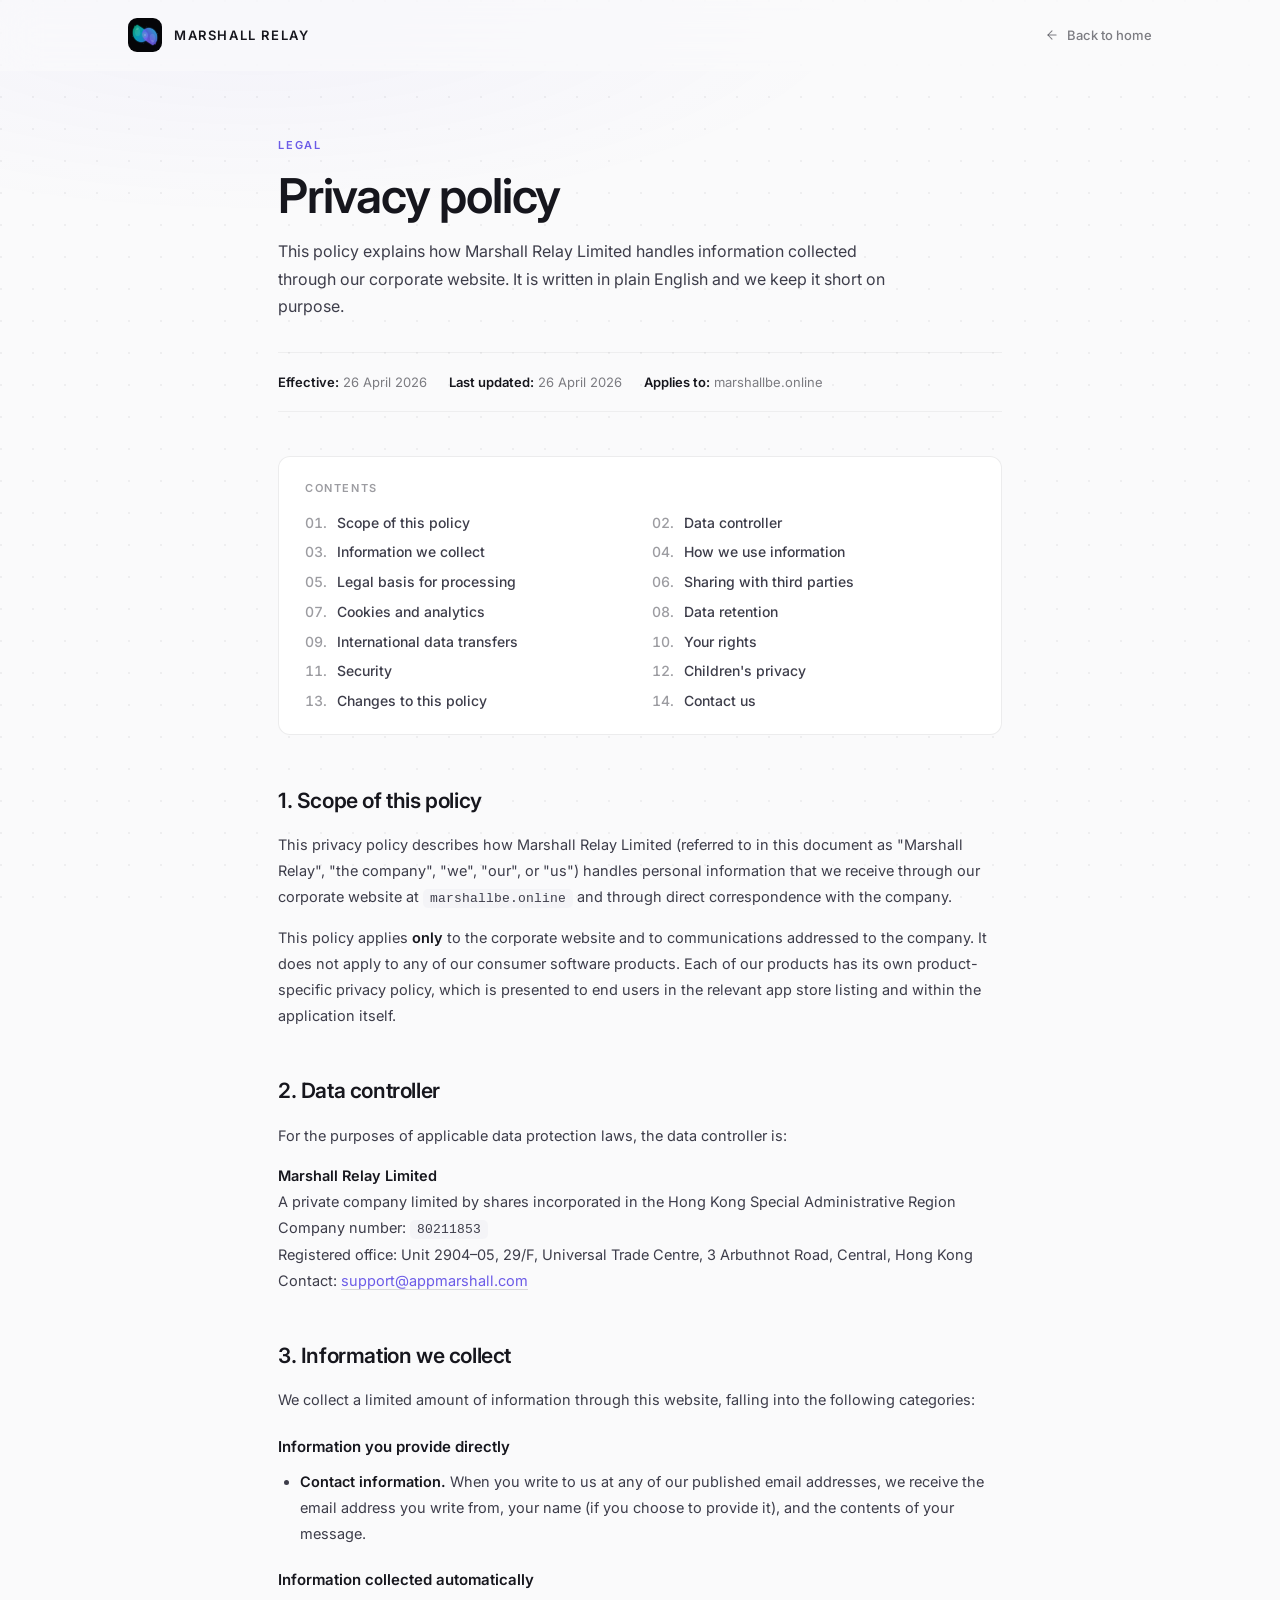
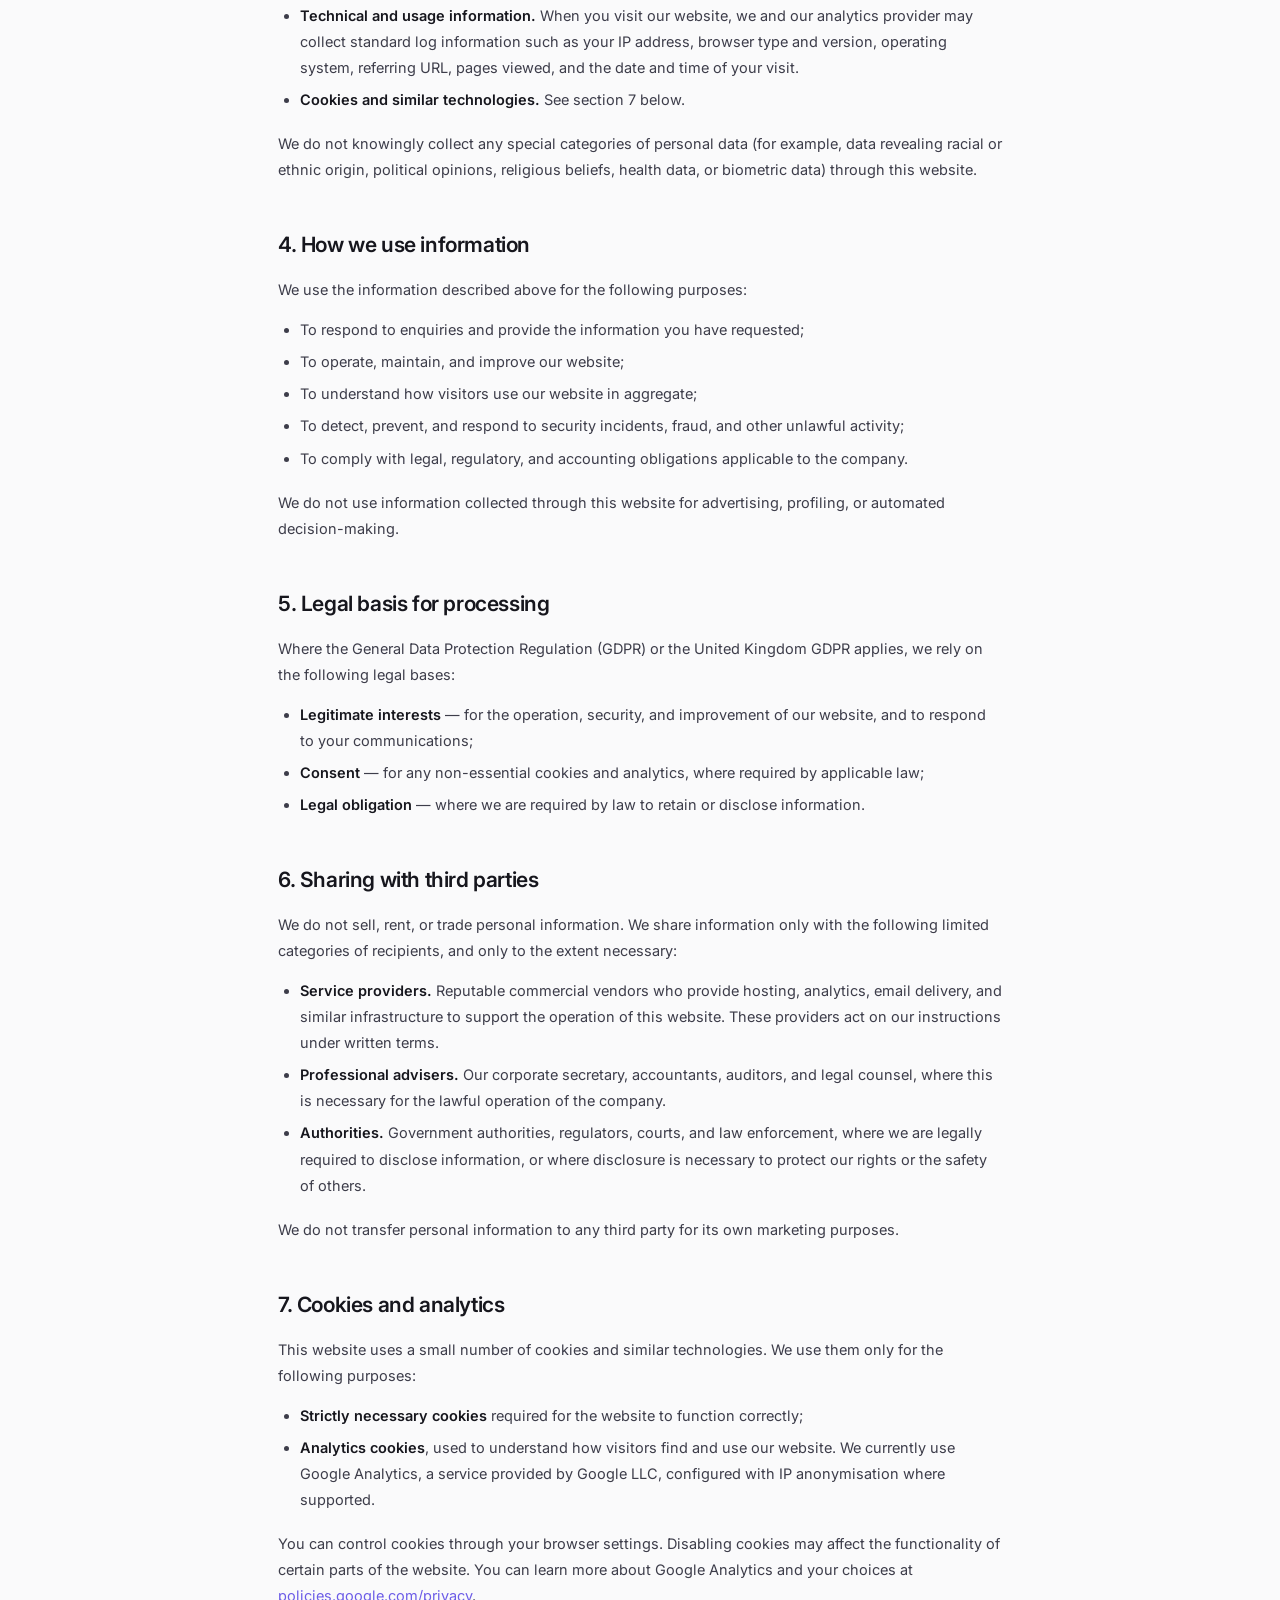
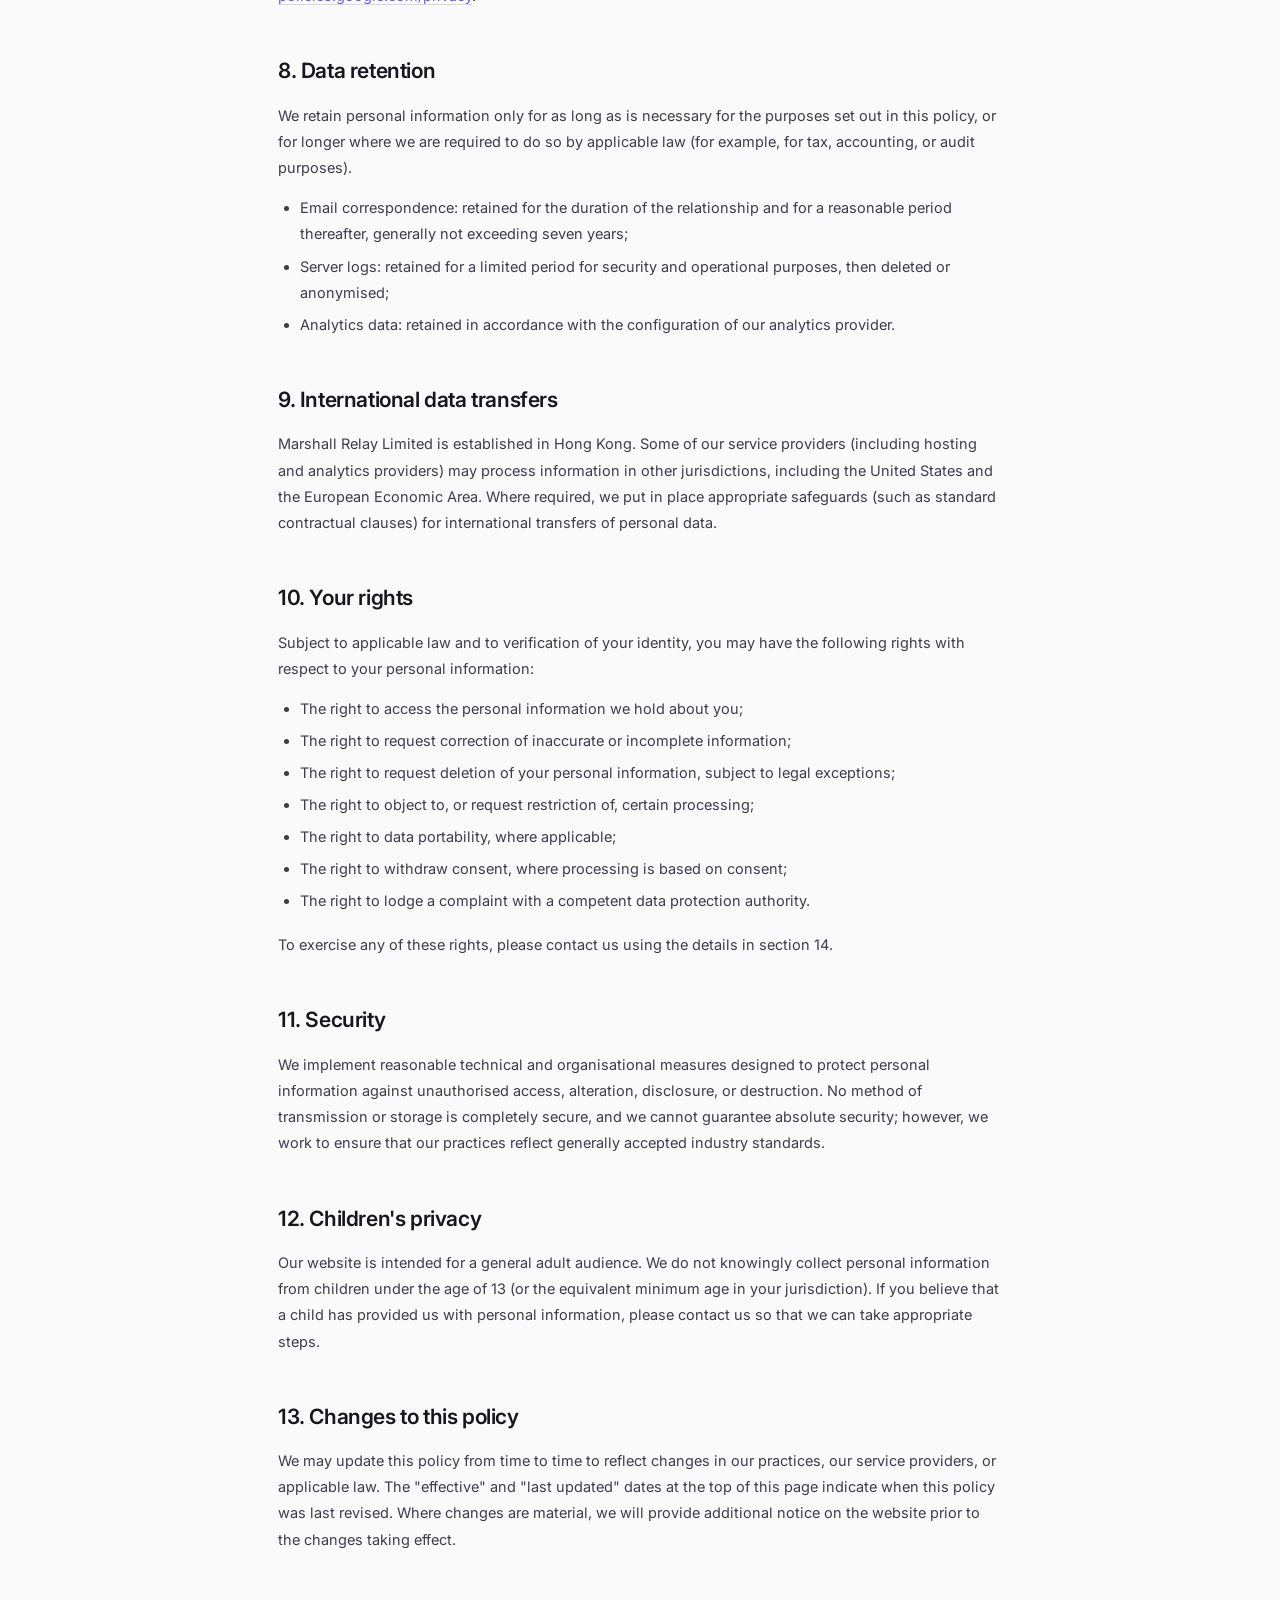
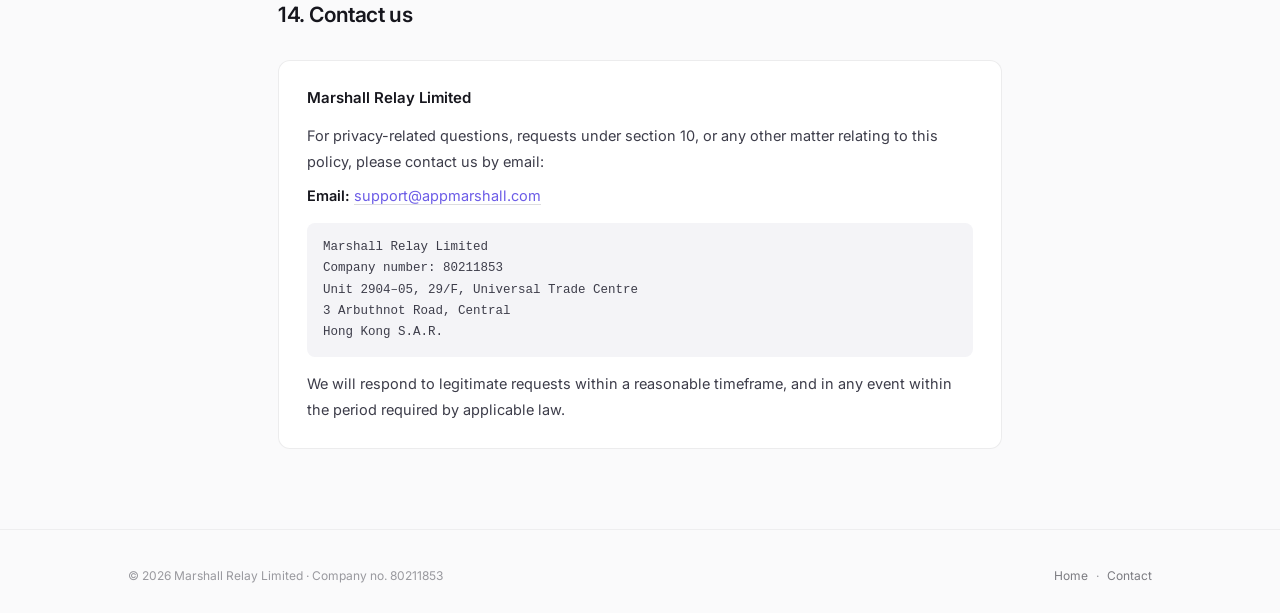
<file: privacy/index-2.html>
<!DOCTYPE html>
<html lang="en">
<head>
<meta charset="UTF-8">
<meta name="viewport" content="width=device-width,initial-scale=1.0">
<meta name="description" content="Privacy policy of Marshall Relay Limited — how we handle information collected through our corporate website.">
<meta name="theme-color" content="#FAFAFB">
<meta name="robots" content="index,follow">
<title>Privacy policy &mdash; Marshall Relay Limited</title>
<link rel="icon" type="image/png" href="../assets/logo.png">
<link rel="apple-touch-icon" href="../assets/logo.png">
<link rel="preconnect" href="https://fonts.googleapis.com">
<link rel="preconnect" href="https://fonts.gstatic.com" crossorigin>
<link href="https://fonts.googleapis.com/css2?family=Inter:wght@300;400;500;600;700&family=Instrument+Serif&display=swap" rel="stylesheet">
<style>
*,*::before,*::after{box-sizing:border-box;margin:0;padding:0}
:root{
  --bg:#FAFAFB;
  --bg-soft:#F4F4F7;
  --surface:#FFFFFF;
  --surface-tint:rgba(108,92,231,0.035);
  --border:rgba(20,20,30,0.08);
  --border-light:rgba(20,20,30,0.05);
  --border-strong:rgba(20,20,30,0.14);
  --text:#16161D;
  --text-secondary:#3D3D4A;
  --text-dim:rgba(20,20,30,0.55);
  --text-muted:rgba(20,20,30,0.42);
  --accent:#6C5CE7;
  --accent-deep:#5347C7;
  --accent-soft:rgba(108,92,231,0.08);
  --teal:#10A674;
  --radius-lg:18px;
  --radius-md:12px;
  --radius-sm:8px;
}
html{scroll-behavior:smooth;-webkit-font-smoothing:antialiased;-moz-osx-font-smoothing:grayscale;overflow-x:clip;max-width:100%}
body{background:var(--bg);color:var(--text);font-family:'Inter',-apple-system,'Helvetica Neue',sans-serif;overflow-x:clip;line-height:1.7;max-width:100%;position:relative}
a{color:var(--accent);text-decoration:none;transition:color .25s;border-bottom:1px solid var(--border-strong)}
a:hover{color:var(--accent-deep);border-color:var(--accent)}
img{max-width:100%;display:block}
.container{max-width:780px;margin:0 auto;padding:0 28px}

/* Subtle background — same engineering motif but minimal */
.bg-canvas{position:fixed;inset:0;pointer-events:none;z-index:0;background:
  radial-gradient(circle at 1px 1px, rgba(20,20,30,0.05) 1px, transparent 0) 0 0/32px 32px,
  var(--bg)}
.bg-wash{position:fixed;inset:0;pointer-events:none;z-index:1;background:
  radial-gradient(ellipse 80% 40% at 20% 0%, rgba(108,92,231,0.05), transparent 60%)}

/* Nav */
.nav{position:fixed;top:0;left:0;right:0;z-index:100;padding:18px 0;background:rgba(250,250,251,.72);backdrop-filter:blur(18px);-webkit-backdrop-filter:blur(18px);border-bottom:1px solid transparent;transition:all .35s}
.nav.scrolled{padding:12px 0;background:rgba(250,250,251,.92);border-bottom-color:var(--border-light)}
.nav-inner{display:flex;align-items:center;justify-content:space-between;max-width:1080px;margin:0 auto;padding:0 28px}
.nav-logo{display:flex;align-items:center;gap:12px;text-decoration:none;border:none}
.nav-logo:hover{border:none}
.nav-logo-mark{width:34px;height:34px;flex-shrink:0;display:flex;align-items:center;justify-content:center}
.nav-logo-mark img{width:34px;height:34px;border-radius:9px;object-fit:contain}
.nav-logo-text{font-size:13px;font-weight:600;letter-spacing:1.6px;text-transform:uppercase;color:var(--text);line-height:1}
.nav-back{font-size:13px;font-weight:500;color:var(--text-dim);transition:color .25s;border:none;display:inline-flex;align-items:center;gap:8px}
.nav-back:hover{color:var(--text);border:none}
.nav-back svg{width:14px;height:14px}
@media(max-width:740px){.nav-inner{padding:0 22px}}

/* Page */
.page{position:relative;z-index:2;padding:130px 0 80px}
.page-eyebrow{display:inline-block;font-size:11px;font-weight:600;text-transform:uppercase;letter-spacing:1.8px;color:var(--accent);margin-bottom:14px}
.page h1{font-size:clamp(34px,4.5vw,48px);font-weight:600;line-height:1.12;letter-spacing:-1.2px;margin-bottom:16px;color:var(--text)}
.page-lead{font-size:16px;color:var(--text-secondary);max-width:620px;line-height:1.7;margin-bottom:32px}
.page-meta{display:flex;flex-wrap:wrap;gap:14px 22px;padding:18px 0;font-size:13px;color:var(--text-dim);margin-bottom:44px;border-top:1px solid var(--border-light);border-bottom:1px solid var(--border-light)}
.page-meta strong{color:var(--text);font-weight:600}

.toc{padding:22px 26px;background:var(--surface);border:1px solid var(--border);border-radius:var(--radius-md);margin-bottom:48px}
.toc h2{font-size:11px;font-weight:600;text-transform:uppercase;letter-spacing:1.6px;color:var(--text-muted);margin-bottom:14px}
.toc ol{list-style:none;counter-reset:toc;display:grid;grid-template-columns:1fr 1fr;gap:8px 24px}
@media(max-width:560px){.toc ol{grid-template-columns:1fr}}
.toc li{counter-increment:toc;font-size:14px;line-height:1.55}
.toc li::before{content:counter(toc,decimal-leading-zero) '. ';color:var(--text-muted);font-weight:500;margin-right:6px;font-variant-numeric:tabular-nums}
.toc a{color:var(--text-secondary);border:none;font-weight:500}
.toc a:hover{color:var(--accent);border:none}

article h2{font-size:21px;font-weight:600;letter-spacing:-.4px;margin-top:44px;margin-bottom:14px;scroll-margin-top:96px;color:var(--text)}
article h2:first-of-type{margin-top:0}
article h3{font-size:15px;font-weight:600;margin-top:20px;margin-bottom:10px;color:var(--text)}
article p{font-size:14.5px;color:var(--text-secondary);line-height:1.8;margin-bottom:14px}
article ul{margin:0 0 18px 0;padding-left:22px}
article li{font-size:14.5px;color:var(--text-secondary);line-height:1.8;margin-bottom:6px}
article strong{color:var(--text);font-weight:600}
article .mono{font-family:'SFMono-Regular',Menlo,Consolas,monospace;font-size:13px;background:var(--bg-soft);padding:2px 7px;border-radius:5px;letter-spacing:.2px}

.contact-block{margin-top:28px;padding:24px 28px;background:var(--surface);border:1px solid var(--border);border-radius:var(--radius-md)}
.contact-block h3{margin-top:0;margin-bottom:12px;font-size:15px}
.contact-block p{margin-bottom:8px;font-size:14.5px}
.contact-block p:last-child{margin-bottom:0}
.contact-block .mono-block{font-family:'SFMono-Regular',Menlo,Consolas,monospace;font-size:12.5px;color:var(--text-secondary);line-height:1.7;padding:14px 16px;background:var(--bg-soft);border-radius:var(--radius-sm);margin-top:14px}

/* Footer */
.footer{position:relative;z-index:2;padding:36px 0 28px;border-top:1px solid var(--border-light)}
.footer-inner{display:flex;justify-content:space-between;align-items:center;gap:16px;flex-wrap:wrap;font-size:12px;color:var(--text-muted);max-width:1080px;margin:0 auto;padding:0 28px}
.footer-inner a{color:var(--text-dim);border:none}
.footer-inner a:hover{color:var(--text);border:none}
.footer-divider{display:inline-block;margin:0 8px}
@media(max-width:740px){
  .page{padding:110px 0 60px}
  .container{padding:0 22px}
}
</style>
</head>
<body>

<div class="bg-canvas" aria-hidden="true"></div>
<div class="bg-wash" aria-hidden="true"></div>

<nav class="nav" id="nav">
  <div class="nav-inner">
    <a href="../" class="nav-logo">
      <div class="nav-logo-mark"><img src="../assets/logo.png" alt=""></div>
      <span class="nav-logo-text">Marshall Relay</span>
    </a>
    <a href="../" class="nav-back">
      <svg viewBox="0 0 24 24" fill="none" stroke="currentColor" stroke-width="1.8" stroke-linecap="round" stroke-linejoin="round"><path d="M19 12H5"/><path d="m12 19-7-7 7-7"/></svg>
      Back to home
    </a>
  </div>
</nav>

<main class="page">
  <div class="container">
    <span class="page-eyebrow">Legal</span>
    <h1>Privacy policy</h1>
    <p class="page-lead">This policy explains how Marshall Relay Limited handles information collected through our corporate website. It is written in plain English and we keep it short on purpose.</p>
    <div class="page-meta">
      <span><strong>Effective:</strong> 26 April 2026</span>
      <span><strong>Last updated:</strong> 26 April 2026</span>
      <span><strong>Applies to:</strong> <span class="mono">marshallbe.online</span></span>
    </div>

    <div class="toc">
      <h2>Contents</h2>
      <ol>
        <li><a href="#scope">Scope of this policy</a></li>
        <li><a href="#controller">Data controller</a></li>
        <li><a href="#information">Information we collect</a></li>
        <li><a href="#purposes">How we use information</a></li>
        <li><a href="#legal-basis">Legal basis for processing</a></li>
        <li><a href="#sharing">Sharing with third parties</a></li>
        <li><a href="#cookies">Cookies and analytics</a></li>
        <li><a href="#retention">Data retention</a></li>
        <li><a href="#transfers">International data transfers</a></li>
        <li><a href="#rights">Your rights</a></li>
        <li><a href="#security">Security</a></li>
        <li><a href="#children">Children's privacy</a></li>
        <li><a href="#changes">Changes to this policy</a></li>
        <li><a href="#contact">Contact us</a></li>
      </ol>
    </div>

    <article>
      <h2 id="scope">1. Scope of this policy</h2>
      <p>This privacy policy describes how Marshall Relay Limited (referred to in this document as "Marshall Relay", "the company", "we", "our", or "us") handles personal information that we receive through our corporate website at <span class="mono">marshallbe.online</span> and through direct correspondence with the company.</p>
      <p>This policy applies <strong>only</strong> to the corporate website and to communications addressed to the company. It does not apply to any of our consumer software products. Each of our products has its own product-specific privacy policy, which is presented to end users in the relevant app store listing and within the application itself.</p>

      <h2 id="controller">2. Data controller</h2>
      <p>For the purposes of applicable data protection laws, the data controller is:</p>
      <p><strong>Marshall Relay Limited</strong><br>
        A private company limited by shares incorporated in the Hong Kong Special Administrative Region<br>
        Company number: <span class="mono">80211853</span><br>
        Registered office: Unit 2904&ndash;05, 29/F, Universal Trade Centre, 3 Arbuthnot Road, Central, Hong Kong<br>
        Contact: <a href="mailto:support@appmarshall.com">support@appmarshall.com</a></p>

      <h2 id="information">3. Information we collect</h2>
      <p>We collect a limited amount of information through this website, falling into the following categories:</p>
      <h3>Information you provide directly</h3>
      <ul>
        <li><strong>Contact information.</strong> When you write to us at any of our published email addresses, we receive the email address you write from, your name (if you choose to provide it), and the contents of your message.</li>
      </ul>
      <h3>Information collected automatically</h3>
      <ul>
        <li><strong>Technical and usage information.</strong> When you visit our website, we and our analytics provider may collect standard log information such as your IP address, browser type and version, operating system, referring URL, pages viewed, and the date and time of your visit.</li>
        <li><strong>Cookies and similar technologies.</strong> See section 7 below.</li>
      </ul>
      <p>We do not knowingly collect any special categories of personal data (for example, data revealing racial or ethnic origin, political opinions, religious beliefs, health data, or biometric data) through this website.</p>

      <h2 id="purposes">4. How we use information</h2>
      <p>We use the information described above for the following purposes:</p>
      <ul>
        <li>To respond to enquiries and provide the information you have requested;</li>
        <li>To operate, maintain, and improve our website;</li>
        <li>To understand how visitors use our website in aggregate;</li>
        <li>To detect, prevent, and respond to security incidents, fraud, and other unlawful activity;</li>
        <li>To comply with legal, regulatory, and accounting obligations applicable to the company.</li>
      </ul>
      <p>We do not use information collected through this website for advertising, profiling, or automated decision-making.</p>

      <h2 id="legal-basis">5. Legal basis for processing</h2>
      <p>Where the General Data Protection Regulation (GDPR) or the United Kingdom GDPR applies, we rely on the following legal bases:</p>
      <ul>
        <li><strong>Legitimate interests</strong> &mdash; for the operation, security, and improvement of our website, and to respond to your communications;</li>
        <li><strong>Consent</strong> &mdash; for any non-essential cookies and analytics, where required by applicable law;</li>
        <li><strong>Legal obligation</strong> &mdash; where we are required by law to retain or disclose information.</li>
      </ul>

      <h2 id="sharing">6. Sharing with third parties</h2>
      <p>We do not sell, rent, or trade personal information. We share information only with the following limited categories of recipients, and only to the extent necessary:</p>
      <ul>
        <li><strong>Service providers.</strong> Reputable commercial vendors who provide hosting, analytics, email delivery, and similar infrastructure to support the operation of this website. These providers act on our instructions under written terms.</li>
        <li><strong>Professional advisers.</strong> Our corporate secretary, accountants, auditors, and legal counsel, where this is necessary for the lawful operation of the company.</li>
        <li><strong>Authorities.</strong> Government authorities, regulators, courts, and law enforcement, where we are legally required to disclose information, or where disclosure is necessary to protect our rights or the safety of others.</li>
      </ul>
      <p>We do not transfer personal information to any third party for its own marketing purposes.</p>

      <h2 id="cookies">7. Cookies and analytics</h2>
      <p>This website uses a small number of cookies and similar technologies. We use them only for the following purposes:</p>
      <ul>
        <li><strong>Strictly necessary cookies</strong> required for the website to function correctly;</li>
        <li><strong>Analytics cookies</strong>, used to understand how visitors find and use our website. We currently use Google Analytics, a service provided by Google LLC, configured with IP anonymisation where supported.</li>
      </ul>
      <p>You can control cookies through your browser settings. Disabling cookies may affect the functionality of certain parts of the website. You can learn more about Google Analytics and your choices at <a href="https://policies.google.com/privacy" target="_blank" rel="noopener">policies.google.com/privacy</a>.</p>

      <h2 id="retention">8. Data retention</h2>
      <p>We retain personal information only for as long as is necessary for the purposes set out in this policy, or for longer where we are required to do so by applicable law (for example, for tax, accounting, or audit purposes).</p>
      <ul>
        <li>Email correspondence: retained for the duration of the relationship and for a reasonable period thereafter, generally not exceeding seven years;</li>
        <li>Server logs: retained for a limited period for security and operational purposes, then deleted or anonymised;</li>
        <li>Analytics data: retained in accordance with the configuration of our analytics provider.</li>
      </ul>

      <h2 id="transfers">9. International data transfers</h2>
      <p>Marshall Relay Limited is established in Hong Kong. Some of our service providers (including hosting and analytics providers) may process information in other jurisdictions, including the United States and the European Economic Area. Where required, we put in place appropriate safeguards (such as standard contractual clauses) for international transfers of personal data.</p>

      <h2 id="rights">10. Your rights</h2>
      <p>Subject to applicable law and to verification of your identity, you may have the following rights with respect to your personal information:</p>
      <ul>
        <li>The right to access the personal information we hold about you;</li>
        <li>The right to request correction of inaccurate or incomplete information;</li>
        <li>The right to request deletion of your personal information, subject to legal exceptions;</li>
        <li>The right to object to, or request restriction of, certain processing;</li>
        <li>The right to data portability, where applicable;</li>
        <li>The right to withdraw consent, where processing is based on consent;</li>
        <li>The right to lodge a complaint with a competent data protection authority.</li>
      </ul>
      <p>To exercise any of these rights, please contact us using the details in section 14.</p>

      <h2 id="security">11. Security</h2>
      <p>We implement reasonable technical and organisational measures designed to protect personal information against unauthorised access, alteration, disclosure, or destruction. No method of transmission or storage is completely secure, and we cannot guarantee absolute security; however, we work to ensure that our practices reflect generally accepted industry standards.</p>

      <h2 id="children">12. Children's privacy</h2>
      <p>Our website is intended for a general adult audience. We do not knowingly collect personal information from children under the age of 13 (or the equivalent minimum age in your jurisdiction). If you believe that a child has provided us with personal information, please contact us so that we can take appropriate steps.</p>

      <h2 id="changes">13. Changes to this policy</h2>
      <p>We may update this policy from time to time to reflect changes in our practices, our service providers, or applicable law. The "effective" and "last updated" dates at the top of this page indicate when this policy was last revised. Where changes are material, we will provide additional notice on the website prior to the changes taking effect.</p>

      <h2 id="contact">14. Contact us</h2>
      <div class="contact-block">
        <h3>Marshall Relay Limited</h3>
        <p>For privacy-related questions, requests under section 10, or any other matter relating to this policy, please contact us by email:</p>
        <p><strong>Email:</strong> <a href="mailto:support@appmarshall.com">support@appmarshall.com</a></p>
        <div class="mono-block">
          Marshall Relay Limited<br>
          Company number: 80211853<br>
          Unit 2904&ndash;05, 29/F, Universal Trade Centre<br>
          3 Arbuthnot Road, Central<br>
          Hong Kong S.A.R.
        </div>
        <p style="margin-top:14px">We will respond to legitimate requests within a reasonable timeframe, and in any event within the period required by applicable law.</p>
      </div>
    </article>
  </div>
</main>

<footer class="footer">
  <div class="footer-inner">
    <span>&copy; 2026 Marshall Relay Limited &middot; Company no. 80211853</span>
    <span><a href="../">Home</a><span class="footer-divider">&middot;</span><a href="mailto:support@appmarshall.com">Contact</a></span>
  </div>
</footer>

<script>
const nav = document.getElementById('nav');
window.addEventListener('scroll', () => {
  if (window.scrollY > 12) nav.classList.add('scrolled');
  else nav.classList.remove('scrolled');
}, { passive: true });
</script>

</body>
</html>
</file>
<file: assets/site.css>
/* Marshall Relay вЂ” shared site styles (home + privacy) */

@font-face{font-family:'Inter';font-style:normal;font-weight:400 700;font-display:swap;src:url(fronts/inter-latin-ext.woff2) format('woff2');unicode-range:U+0100-02BA,U+02BD-02C5,U+02C7-02CC,U+02CE-02D7,U+02DD-02FF,U+0304,U+0308,U+0329,U+1D00-1DBF,U+1E00-1E9F,U+1EF2-1EFF,U+2020,U+20A0-20AB,U+20AD-20C0,U+2113,U+2C60-2C7F,U+A720-A7FF}
@font-face{font-family:'Inter';font-style:normal;font-weight:400 700;font-display:swap;src:url(fronts/inter-latin.woff2) format('woff2');unicode-range:U+0000-00FF,U+0131,U+0152-0153,U+02BB-02BC,U+02C6,U+02DA,U+02DC,U+0304,U+0308,U+0329,U+2000-206F,U+20AC,U+2122,U+2191,U+2193,U+2212,U+2215,U+FEFF,U+FFFD}

*,*::before,*::after{box-sizing:border-box;margin:0;padding:0}

:root{
  color-scheme:light;
  --bg:#FFFFFF;
  --bg-soft:#F6F8FB;
  --ink:#0E1726;
  --ink-2:#3D4656;
  --muted:#667085;
  --faint:#7A8294;
  --line:#E5E8EE;
  --line-2:#D5DAE3;
  --navy:#0F2140;
  --navy-2:#162D56;
  --accent:#0A7A55;
  --accent-bright:#12B07A;
  --amber:#D99A2B;

  --r-xl:20px;--r-lg:16px;--r-md:12px;--r-sm:9px;
  --maxw:1160px;
  --gutter:32px;
  --nav-h:68px;
  --shadow-sm:0 1px 2px rgba(14,23,38,.05),0 2px 8px rgba(14,23,38,.04);
  --shadow-md:0 1px 2px rgba(14,23,38,.05),0 14px 34px rgba(14,23,38,.08);
  --ease:cubic-bezier(.16,1,.3,1);
  --sans:'Inter',-apple-system,BlinkMacSystemFont,'Segoe UI',Roboto,'Helvetica Neue',Arial,sans-serif;
  --mono:ui-monospace,'SFMono-Regular',Menlo,Consolas,monospace;
}
@media (max-width:640px){:root{--gutter:20px;--nav-h:60px}}

html{-webkit-text-size-adjust:100%;text-size-adjust:100%;scroll-behavior:smooth;scroll-padding-top:calc(var(--nav-h) + 16px);background:var(--bg)}
body{background:var(--bg);color:var(--ink);font-family:var(--sans);font-size:16px;line-height:1.6;-webkit-font-smoothing:antialiased;-moz-osx-font-smoothing:grayscale;overflow-x:clip}
img,svg{display:block;max-width:100%}
a{color:inherit;text-decoration:none}
button{font:inherit;color:inherit;background:none;border:0;cursor:pointer}
ul,ol{list-style:none}
h1,h2,h3{text-wrap:balance}
:focus-visible{outline:2px solid var(--navy);outline-offset:3px;border-radius:8px}
::selection{background:rgba(18,176,122,.2)}

.wrap{max-width:var(--maxw);margin:0 auto;padding:0 var(--gutter)}
.skip-link{position:absolute;left:16px;top:-80px;z-index:200;background:var(--navy);color:#fff;font-size:14px;font-weight:600;padding:10px 16px;border-radius:10px}
.skip-link:focus{top:14px}
.eyebrow{display:inline-block;font-size:12.5px;font-weight:600;letter-spacing:.14em;text-transform:uppercase;color:var(--accent)}

/* в”Ђв”Ђ Buttons (brand pills: navy, outlined, white; green arrows) в”Ђв”Ђ */
.btn{display:inline-flex;align-items:center;justify-content:center;gap:12px;min-height:50px;padding:0 26px;border-radius:999px;font-size:15px;font-weight:600;letter-spacing:-.01em;white-space:nowrap;transition:transform .3s var(--ease),background-color .2s,border-color .2s,box-shadow .3s var(--ease)}
.btn svg{width:18px;height:18px;flex:none}
.btn-primary{background:var(--navy);color:#fff}
.btn-primary:hover{background:var(--navy-2);transform:translateY(-1px);box-shadow:0 10px 24px rgba(15,33,64,.22)}
.btn-primary .btn-arrow{color:var(--accent-bright)}
.btn-badge{padding-right:8px}
.btn-dot{display:inline-flex;align-items:center;justify-content:center;width:34px;height:34px;border-radius:50%;background:var(--accent-bright);color:var(--navy);flex:none}
.btn-dot svg{width:16px;height:16px}
.btn-secondary{background:#fff;border:2px solid var(--navy);color:var(--navy)}
.btn-secondary:hover{background:var(--bg-soft);transform:translateY(-1px)}
.btn-secondary .btn-arrow,.btn-light .btn-arrow{color:var(--accent-bright)}
.btn-light{background:#fff;color:var(--navy)}
.btn-light:hover{background:#EAF8F1;transform:translateY(-1px)}
.btn-sm{min-height:40px;padding:0 18px;font-size:14px;gap:9px}
.btn-sm svg{width:15px;height:15px}

/* в”Ђв”Ђ Navigation в”Ђв”Ђв”Ђв”Ђв”Ђв”Ђв”Ђв”Ђв”Ђв”Ђв”Ђв”Ђв”Ђв”Ђв”Ђв”Ђв”Ђв”Ђв”Ђв”Ђв”Ђв”Ђв”Ђв”Ђв”Ђв”Ђв”Ђв”Ђв”Ђв”Ђв”Ђв”Ђ */
.nav{position:fixed;inset:0 0 auto;z-index:100;background:rgba(255,255,255,.9);-webkit-backdrop-filter:saturate(1.8) blur(16px);backdrop-filter:saturate(1.8) blur(16px);border-bottom:1px solid transparent;transition:border-color .3s,box-shadow .3s}
.nav.is-scrolled,.nav.menu-open{border-bottom-color:var(--line);box-shadow:0 1px 12px rgba(14,23,38,.04)}
.nav-in{display:flex;align-items:center;justify-content:space-between;gap:24px;height:var(--nav-h)}
.brand{display:inline-flex;align-items:center}
.brand-logo{display:block;height:32px;width:auto}
@media (max-width:640px){.brand-logo{height:27px}}
.nav-links{display:flex;align-items:center;gap:30px}
.nav-links a:not(.btn){font-size:14.5px;font-weight:500;color:var(--ink-2);transition:color .2s}
.nav-links a:not(.btn):hover,.nav-links a[aria-current]{color:var(--ink)}
.menu-btn{display:none;align-items:center;gap:9px;min-height:40px;padding:0 16px;border:1.5px solid var(--navy);border-radius:999px;font-size:14px;font-weight:600;background:#fff;color:var(--navy)}
.menu-btn .bars{position:relative;width:14px;height:10px}
.menu-btn .bars::before,.menu-btn .bars::after{content:'';position:absolute;left:0;right:0;height:1.6px;border-radius:2px;background:currentColor;transition:transform .3s var(--ease),top .3s var(--ease)}
.menu-btn .bars::before{top:1px}
.menu-btn .bars::after{top:7px}
.menu-open .menu-btn .bars::before{top:4px;transform:rotate(45deg)}
.menu-open .menu-btn .bars::after{top:4px;transform:rotate(-45deg)}
.mobile-menu{display:none;padding:4px 0 20px}
.mobile-menu a:not(.btn){display:block;padding:14px 2px;border-bottom:1px solid var(--line);font-size:17px;font-weight:500}
.mobile-menu .btn{margin-top:16px;width:100%}
@media (max-width:860px){
  .nav-links{display:none}
  .menu-btn{display:inline-flex}
  .menu-open .mobile-menu{display:block}
}

/* в”Ђв”Ђ Reveal on scroll (only while JS runs) в”Ђв”Ђв”Ђв”Ђв”Ђ */
.js .rv{opacity:0;transform:translateY(16px);transition:opacity .7s var(--ease),transform .7s var(--ease)}
.js .rv.in{opacity:1;transform:none}
.js .d1{transition-delay:.08s}.js .d2{transition-delay:.16s}

/* в”Ђв”Ђ Hero в”Ђв”Ђв”Ђв”Ђв”Ђв”Ђв”Ђв”Ђв”Ђв”Ђв”Ђв”Ђв”Ђв”Ђв”Ђв”Ђв”Ђв”Ђв”Ђв”Ђв”Ђв”Ђв”Ђв”Ђв”Ђв”Ђв”Ђв”Ђв”Ђв”Ђв”Ђв”Ђв”Ђв”Ђв”Ђв”Ђв”Ђв”Ђ */
.hero{position:relative;padding:calc(var(--nav-h) + 72px) 0 84px;overflow:hidden;isolation:isolate}
/* Brand glyph as a pale watermark behind the right side of the hero */
.hero-mark{position:absolute;z-index:-1;right:1%;top:5%;height:110%;width:auto;pointer-events:none;fill:var(--accent-bright);opacity:.08}
.hero-grid{display:grid;grid-template-columns:minmax(0,1fr) minmax(0,1.08fr);gap:56px;align-items:center}
.pill{display:inline-flex;align-items:center;gap:10px;padding:7px 15px 7px 12px;border:1px solid var(--line-2);border-radius:999px;background:#fff;font-size:13.5px;font-weight:500;color:var(--ink-2);box-shadow:var(--shadow-sm)}
.pill i{width:8px;height:8px;border-radius:50%;background:var(--accent-bright);box-shadow:0 0 0 3px rgba(18,176,122,.18);flex:none}
.hero h1{margin-top:24px;font-size:clamp(40px,5.4vw,66px);font-weight:700;line-height:1.04;letter-spacing:-.045em;max-width:11ch}
.hero-lead{margin-top:22px;max-width:520px;font-size:clamp(16.5px,1.4vw,18.5px);line-height:1.65;color:var(--ink-2)}
.hero-actions{margin-top:32px;display:flex;flex-wrap:wrap;gap:12px}

.collage{position:relative;display:grid;grid-template-columns:1fr 1fr;gap:14px;padding:16px;border:1px solid var(--line);border-radius:26px;background:linear-gradient(160deg,#fff 0%,var(--bg-soft) 100%);box-shadow:var(--shadow-md)}
.collage img.collage-mark{position:absolute;left:-34px;bottom:-30px;width:96px;height:auto;object-fit:contain;transform:rotate(-9deg);filter:drop-shadow(0 16px 20px rgba(15,33,64,.3))}
.collage .shot{position:relative;aspect-ratio:1024/500;border-radius:14px;overflow:hidden;background:var(--bg-soft);box-shadow:0 0 0 1px rgba(14,23,38,.06),0 8px 20px -10px rgba(14,23,38,.25)}
.collage img{width:100%;height:100%;object-fit:cover}
.shot--main{grid-column:1/-1}

.hero-apps{display:none}

@media (max-width:980px){
  .hero{padding:calc(var(--nav-h) + 44px) 0 56px}
  .hero-grid{grid-template-columns:1fr;gap:0}
  .hero-mark{right:-46%;top:0;height:96%;opacity:.06}
  .collage{display:none}
  .hero h1{max-width:13ch}
  .hero-apps{display:flex;gap:14px;margin-top:36px}
  .hero-apps img{width:58px;height:58px;border-radius:22.5%;box-shadow:0 4px 14px rgba(14,23,38,.16)}
}
@media (max-width:520px){
  .hero-actions .btn{flex:1 1 100%}
}

/* в”Ђв”Ђ Sections в”Ђв”Ђв”Ђв”Ђв”Ђв”Ђв”Ђв”Ђв”Ђв”Ђв”Ђв”Ђв”Ђв”Ђв”Ђв”Ђв”Ђв”Ђв”Ђв”Ђв”Ђв”Ђв”Ђв”Ђв”Ђв”Ђв”Ђв”Ђв”Ђв”Ђв”Ђв”Ђв”Ђв”Ђ */
.section{position:relative;padding:96px 0}
.section--soft{background:var(--bg-soft)}
.head{max-width:720px;margin:0 auto 48px;text-align:center}
.head h2,.split-head h2{margin-top:12px;font-size:clamp(30px,3.8vw,44px);font-weight:700;line-height:1.1;letter-spacing:-.04em}
.head p{margin:14px auto 0;max-width:560px;text-wrap:balance;font-size:17px;line-height:1.65;color:var(--ink-2)}
@media (max-width:640px){.section{padding:64px 0}.head{margin-bottom:32px}}

/* в”Ђв”Ђ Products в”Ђв”Ђв”Ђв”Ђв”Ђв”Ђв”Ђв”Ђв”Ђв”Ђв”Ђв”Ђв”Ђв”Ђв”Ђв”Ђв”Ђв”Ђв”Ђв”Ђв”Ђв”Ђв”Ђв”Ђв”Ђв”Ђв”Ђв”Ђв”Ђв”Ђв”Ђв”Ђв”Ђв”Ђ */
/* Each product: info on the left, a screenshot gallery on the right that runs off the card edge */
.products{display:grid;grid-template-columns:minmax(0,1fr);gap:24px}
.product{--pad:40px;--gap:14px;display:grid;grid-template-columns:minmax(0,330px) minmax(0,1fr);gap:56px;align-items:center;padding:var(--pad) 0 var(--pad) var(--pad);background:#fff;border:1px solid var(--line);border-radius:24px;box-shadow:var(--shadow-sm);overflow:hidden;scroll-margin-top:calc(var(--nav-h) + 20px)}
.product-info{min-width:0}
.product-head{display:flex;align-items:center;gap:16px}
.product-icon{width:68px;height:68px;border-radius:22.5%;flex:none;background:#fff;box-shadow:0 0 0 1px rgba(14,23,38,.06),0 6px 16px rgba(14,23,38,.16)}
.product-title{font-size:25px;font-weight:700;letter-spacing:-.03em;line-height:1.15}
.product-sub{margin-top:3px;font-size:14.5px;font-weight:500;color:var(--muted)}
.product .badges{margin-top:20px}
.product-desc{margin-top:14px;font-size:15.5px;line-height:1.65;color:var(--ink-2)}
.product-actions{margin-top:24px;display:grid;grid-template-columns:1fr 1fr;gap:10px}
.product-note{margin-top:10px;font-size:13px;color:var(--muted)}
.badges{display:flex;flex-wrap:wrap;gap:8px}
.badge{display:inline-flex;align-items:center;gap:7px;padding:4px 10px;border-radius:8px;background:var(--bg-soft);border:1px solid var(--line);font-size:12.5px;font-weight:600;color:var(--ink-2)}
.badge--live::before,.badge--soon::before{content:'';width:7px;height:7px;border-radius:50%;background:var(--accent-bright)}
.badge--soon::before{background:var(--amber)}
.store{display:inline-flex;align-items:center;justify-content:center;gap:9px;min-height:46px;padding:0 14px;border-radius:999px;background:var(--navy);color:#fff;transition:background-color .2s,transform .3s var(--ease)}
.store:hover{background:var(--navy-2);transform:translateY(-1px)}
.store svg{width:19px;height:19px;flex:none}
.store-label{font-size:14.5px;font-weight:600;letter-spacing:-.01em;white-space:nowrap}
.store--soon{background:var(--bg-soft);color:var(--faint);border:1px dashed var(--line-2);cursor:default}
.store--soon:hover{background:var(--bg-soft);transform:none}

/* Screenshot gallery: native horizontal scroll with snap; arrows and progress bar come from site.js */
.gallery{min-width:0}
.gallery-track{overflow-x:auto;overflow-y:hidden;overscroll-behavior-x:contain;scroll-snap-type:x mandatory;scrollbar-width:none;padding:8px 0 24px;margin:-8px 0 -24px}
.gallery-track::-webkit-scrollbar{display:none}
.gallery-track:focus-visible{outline-offset:-2px}
.gallery-list{display:flex;gap:var(--gap)}
.gallery-list::after{content:'';flex:0 0 calc(var(--pad) - var(--gap))}
.gallery-item{flex:none;scroll-snap-align:start;overflow:hidden;background:var(--bg-soft);box-shadow:0 0 0 1px rgba(14,23,38,.07),0 14px 26px -18px rgba(14,23,38,.5)}
.gallery-item img{width:100%;height:100%;max-width:none;object-fit:cover}
.gallery--tall .gallery-item{height:410px;aspect-ratio:var(--ar,1320/2868);border-radius:18px}
.gallery--wide .gallery-item{width:86%;aspect-ratio:16/9;border-radius:14px}
.gallery-ui{display:none;align-items:center;gap:18px;margin-top:24px;padding-right:var(--pad)}
.js .gallery-ui{display:flex}
.js .gallery.is-static .gallery-ui{display:none}
.gallery-bar{position:relative;flex:1;height:4px;border-radius:4px;background:var(--line);overflow:hidden}
.gallery-thumb{position:absolute;top:0;bottom:0;left:0;width:100%;border-radius:4px;background:var(--navy)}
.gallery-btn{display:inline-flex;align-items:center;justify-content:center;flex:none;width:42px;height:42px;margin-left:-10px;border-radius:50%;border:1px solid var(--line-2);background:#fff;color:var(--ink);transition:border-color .2s,background-color .2s,color .2s,opacity .2s}
.gallery-bar+.gallery-btn{margin-left:0}
.gallery-btn svg{width:18px;height:18px}
.gallery-btn:hover:not(:disabled){border-color:var(--navy);background:var(--navy);color:#fff}
.gallery-btn:disabled{opacity:.35;cursor:default}

.all-apps{margin-top:32px;display:flex;flex-wrap:wrap;justify-content:center;align-items:center;gap:10px 12px;font-size:14.5px;color:var(--muted)}
.all-apps a{display:inline-flex;align-items:center;gap:8px;padding:8px 16px;border-radius:999px;border:1px solid var(--line-2);background:#fff;font-weight:600;color:var(--ink);transition:border-color .2s}
.all-apps a:hover{border-color:var(--navy)}
.all-apps svg{width:16px;height:16px}
@media (max-width:520px){.all-apps span{flex-basis:100%;text-align:center}}

@media (max-width:1040px){.product{--pad:32px;grid-template-columns:minmax(0,290px) minmax(0,1fr);gap:40px}}
@media (max-width:900px){
  .product{grid-template-columns:minmax(0,1fr);gap:28px;padding:var(--pad)}
  .product-info{max-width:560px}
  .gallery{margin:0 calc(var(--pad) * -1)}
  .gallery-track{scroll-padding-left:var(--pad)}
  .gallery-list{padding-left:var(--pad)}
  .gallery-ui{padding:0 var(--pad)}
  .gallery--wide .gallery-item{width:min(78%,560px)}
}
@media (max-width:640px){
  .product{--pad:20px;--gap:12px;border-radius:20px}
  .product-icon{width:60px;height:60px}
  .product-title{font-size:22px}
  .gallery--tall .gallery-item{height:360px;border-radius:16px}
  .gallery--wide .gallery-item{width:84%;border-radius:12px}
  .gallery-ui{margin-top:20px}
}
@media (max-width:380px){.product-actions{grid-template-columns:1fr}}

/* в”Ђв”Ђ Company в”Ђв”Ђв”Ђв”Ђв”Ђв”Ђв”Ђв”Ђв”Ђв”Ђв”Ђв”Ђв”Ђв”Ђв”Ђв”Ђв”Ђв”Ђв”Ђв”Ђв”Ђв”Ђв”Ђв”Ђв”Ђв”Ђв”Ђв”Ђв”Ђв”Ђв”Ђв”Ђв”Ђв”Ђв”Ђ */
.company{display:grid;grid-template-columns:minmax(0,1fr) minmax(0,1fr);gap:56px;align-items:start}
.split-head p{margin-top:16px;font-size:17px;line-height:1.7;color:var(--ink-2);max-width:50ch}
.points{margin-top:30px;display:grid;gap:20px}
.point{display:grid;grid-template-columns:52px minmax(0,1fr);gap:16px;align-items:start}
.point-icon{width:52px;height:52px;border-radius:14px;display:flex;align-items:center;justify-content:center;background:var(--bg-soft);border:1px solid var(--line)}
.point-icon svg{width:30px;height:30px}
.point-title{display:block;font-size:16px;font-weight:600;letter-spacing:-.015em}
.point-text{display:block;margin-top:3px;font-size:14.5px;line-height:1.6;color:var(--ink-2)}

.registry{border:1px solid var(--line);border-radius:var(--r-xl);background:#fff;overflow:hidden;box-shadow:var(--shadow-sm)}
.registry-head{padding:20px 26px;border-bottom:1px solid var(--line);background:var(--bg-soft)}
.registry-head h3{font-size:16.5px;font-weight:600;letter-spacing:-.02em}
.reg-row{display:grid;grid-template-columns:160px minmax(0,1fr);gap:18px;padding:15px 26px;border-bottom:1px solid var(--line)}
.reg-row:last-child{border-bottom:0}
.reg-row dt{padding-top:2px;font-size:12px;font-weight:600;letter-spacing:.08em;text-transform:uppercase;color:var(--faint)}
.reg-row dd{font-size:15px;font-weight:500;line-height:1.55}
.reg-row dd small{display:block;margin-top:2px;font-size:13px;font-weight:400;color:var(--muted)}
.reg-row dd a{border-bottom:1px solid var(--line-2);transition:border-color .2s}
.reg-row dd a:hover{border-color:var(--ink)}
.mono{font-family:var(--mono);font-size:14px;padding:2px 8px;border-radius:7px;background:var(--bg-soft);border:1px solid var(--line);letter-spacing:.03em}
@media (max-width:980px){.company{grid-template-columns:1fr;gap:40px}}
@media (max-width:640px){
  .registry-head{padding:16px 20px}
  .reg-row{grid-template-columns:1fr;gap:3px;padding:13px 20px}
}

/* в”Ђв”Ђ Contact band в”Ђв”Ђв”Ђв”Ђв”Ђв”Ђв”Ђв”Ђв”Ђв”Ђв”Ђв”Ђв”Ђв”Ђв”Ђв”Ђв”Ђв”Ђв”Ђв”Ђв”Ђв”Ђв”Ђв”Ђв”Ђв”Ђв”Ђв”Ђв”Ђв”Ђ */
/* Navy band with the brand pattern (assets/brand/pattern.svg) */
.contact{margin-top:56px;display:flex;flex-wrap:wrap;align-items:center;justify-content:space-between;gap:24px 40px;padding:40px 44px;border-radius:var(--r-xl);color:#fff;background:var(--navy) url(brand/pattern.svg) center/360px;box-shadow:0 24px 50px -30px rgba(15,33,64,.6);scroll-margin-top:calc(var(--nav-h) + 24px)}
.contact .eyebrow{color:var(--accent-bright)}
.contact h2{margin-top:10px;font-size:clamp(26px,3vw,34px);font-weight:700;line-height:1.15;letter-spacing:-.035em}
.contact p{margin-top:8px;max-width:52ch;font-size:16px;line-height:1.65;color:rgba(255,255,255,.76)}
@media (max-width:640px){.contact{margin-top:40px;padding:30px 22px}.contact .btn{width:100%}}

/* в”Ђв”Ђ Footer в”Ђв”Ђв”Ђв”Ђв”Ђв”Ђв”Ђв”Ђв”Ђв”Ђв”Ђв”Ђв”Ђв”Ђв”Ђв”Ђв”Ђв”Ђв”Ђв”Ђв”Ђв”Ђв”Ђв”Ђв”Ђв”Ђв”Ђв”Ђв”Ђв”Ђв”Ђв”Ђв”Ђв”Ђв”Ђв”Ђ */
.footer{padding:40px 0 30px;background:#fff}
/* Brand divider: line вЂ” glyph вЂ” line */
.divider{display:flex;align-items:center;gap:22px;margin-bottom:48px}
.divider span{flex:1;height:2px;border-radius:2px;background:var(--navy)}
.divider svg{height:36px;width:auto;flex:none;fill:var(--accent-bright)}
.footer-grid{display:grid;grid-template-columns:minmax(0,1.5fr) repeat(3,minmax(0,1fr));gap:36px}
.footer-about p{margin-top:14px;max-width:34ch;font-size:14px;line-height:1.7;color:var(--muted)}
.footer h2{margin-bottom:14px;font-size:12px;font-weight:600;letter-spacing:.1em;text-transform:uppercase;color:var(--faint)}
.footer ul{display:grid;gap:10px}
.footer ul a{font-size:14.5px;color:var(--ink-2);transition:color .2s}
.footer ul a:hover{color:var(--ink)}
.footer ul svg{display:inline-block;width:12px;height:12px;margin-left:5px;vertical-align:-1px;opacity:.55}
.footer-bottom{margin-top:44px;padding-top:20px;border-top:1px solid var(--line);display:flex;justify-content:space-between;flex-wrap:wrap;gap:6px 32px;font-size:13px;color:var(--faint)}
.footer-legal{margin-top:8px;font-size:12px;line-height:1.6;color:var(--faint)}
@media (max-width:860px){.footer-grid{grid-template-columns:repeat(3,minmax(0,1fr))}.footer-about{grid-column:1/-1}}
@media (max-width:520px){.footer{padding-top:32px}.divider{gap:16px;margin-bottom:36px}.divider svg{height:30px}.footer-grid{grid-template-columns:repeat(2,minmax(0,1fr));gap:28px 20px}}

/* в”Ђв”Ђ Legal document (privacy) в”Ђв”Ђв”Ђв”Ђв”Ђв”Ђв”Ђв”Ђв”Ђв”Ђв”Ђв”Ђв”Ђв”Ђв”Ђв”Ђв”Ђв”Ђ */
.doc-hero{padding:calc(var(--nav-h) + 56px) 0 40px;background:var(--bg-soft);border-bottom:1px solid var(--line)}
.doc-hero h1{margin-top:12px;font-size:clamp(36px,4.6vw,54px);font-weight:700;line-height:1.05;letter-spacing:-.045em}
.doc-lead{margin-top:16px;max-width:62ch;font-size:17.5px;line-height:1.65;color:var(--ink-2)}
.doc-meta{margin-top:22px;display:flex;flex-wrap:wrap;gap:8px 28px;font-size:14px;color:var(--muted)}
.doc-meta strong{color:var(--ink);font-weight:600}
.doc{padding:48px 0 96px}
.doc-grid{display:grid;grid-template-columns:220px minmax(0,1fr);gap:64px;align-items:start}
.doc-side{position:sticky;top:calc(var(--nav-h) + 28px)}
.doc-side h2,.toc-mobile summary{font-size:12px;font-weight:600;letter-spacing:.1em;text-transform:uppercase;color:var(--faint)}
.doc-side ol{margin-top:14px;display:grid}
.doc-side a{display:block;padding:6px 0 6px 14px;border-left:2px solid var(--line);font-size:14px;line-height:1.4;color:var(--muted);transition:color .2s,border-color .2s}
.doc-side a:hover{color:var(--ink)}
.doc-side a.is-active{color:var(--ink);font-weight:500;border-left-color:var(--accent-bright)}
.doc-main{min-width:0;max-width:740px}
.toc-mobile{display:none}

.summary{margin-bottom:40px;padding:24px 26px;border-radius:var(--r-lg);border:1px solid rgba(18,176,122,.25);background:rgba(18,176,122,.05)}
.summary h2{margin-bottom:12px;font-size:12.5px;font-weight:600;letter-spacing:.12em;text-transform:uppercase;color:var(--accent)}
.summary ul{display:grid;gap:9px}
.summary li{position:relative;padding-left:28px;font-size:15px;line-height:1.6;color:var(--ink-2)}
.summary li strong{color:var(--ink);font-weight:600}
.summary li::before{content:'';position:absolute;left:0;top:3px;width:17px;height:17px;border-radius:50%;background:rgba(18,176,122,.14) url("data:image/svg+xml,%3Csvg xmlns='http://www.w3.org/2000/svg' viewBox='0 0 24 24' fill='none' stroke='%230A7A55' stroke-width='3' stroke-linecap='round' stroke-linejoin='round'%3E%3Cpath d='M20 6 9 17l-5-5'/%3E%3C/svg%3E") center/10px no-repeat}

.prose h2{margin:44px 0 12px;font-size:22px;font-weight:700;letter-spacing:-.025em;line-height:1.3;scroll-margin-top:calc(var(--nav-h) + 24px)}
.prose h2:first-child{margin-top:0}
.prose h3{margin:22px 0 8px;font-size:16.5px;font-weight:600;letter-spacing:-.015em}
.prose p,.prose li{font-size:15.5px;line-height:1.75;color:var(--ink-2)}
.prose p{margin-bottom:12px}
.prose ul{margin:0 0 14px;padding-left:20px;list-style:disc}
.prose li{margin-bottom:6px;padding-left:4px}
.prose li::marker{color:var(--faint)}
.prose strong{color:var(--ink);font-weight:600}
.prose a{color:var(--accent);border-bottom:1px solid rgba(10,122,85,.3);transition:border-color .2s;overflow-wrap:anywhere}
.prose a:hover{border-color:var(--accent)}
.prose .app-list{margin:14px 0 8px;padding-left:0;list-style:none;display:grid;gap:10px}
.prose .app-list li{display:flex;align-items:center;gap:14px;margin:0;padding:12px 14px;border:1px solid var(--line);border-radius:14px;background:#fff}
.prose .app-list img{width:42px;height:42px;border-radius:22.5%;flex:none;box-shadow:0 2px 8px rgba(14,23,38,.15)}
.prose .app-list .al-name{display:block;color:var(--ink);font-weight:600;font-size:15px;line-height:1.3}
.prose .app-list .al-note{display:block;color:var(--muted);font-size:13.5px;line-height:1.45}
.contact-block{margin-top:16px;padding:22px 24px;border:1px solid var(--line);border-radius:var(--r-lg);background:var(--bg-soft)}
.contact-block p{margin-bottom:8px}
.contact-block address{margin-top:12px;font-style:normal;font-size:14.5px;line-height:1.7;color:var(--ink-2)}
.contact-block address strong{display:block}

@media (max-width:980px){
  .doc-grid{grid-template-columns:1fr;gap:0}
  .doc-side{display:none}
  .toc-mobile{display:block;margin-bottom:28px;border:1px solid var(--line);border-radius:var(--r-lg);background:#fff}
  .toc-mobile summary{display:flex;align-items:center;justify-content:space-between;padding:16px 20px;cursor:pointer;list-style:none}
  .toc-mobile summary::-webkit-details-marker{display:none}
  .toc-mobile summary::after{content:'';width:9px;height:9px;border-right:2px solid var(--faint);border-bottom:2px solid var(--faint);transform:rotate(45deg) translateY(-3px);transition:transform .25s}
  .toc-mobile[open] summary::after{transform:rotate(225deg) translateY(-2px)}
  .toc-mobile ol{padding:0 20px 14px;display:grid}
  .toc-mobile a{display:block;padding:9px 0;border-top:1px solid var(--line);font-size:15px;color:var(--ink-2)}
}
@media (max-width:640px){
  .doc-hero{padding:calc(var(--nav-h) + 36px) 0 32px}
  .doc{padding:28px 0 72px}
  .summary{padding:20px}
  .prose h2{margin-top:36px;font-size:20px}
}

@media (prefers-reduced-motion:reduce){
  html{scroll-behavior:auto}
  *,*::before,*::after{animation:none!important;transition:none!important}
  .js .rv{opacity:1;transform:none}
}
</file>
